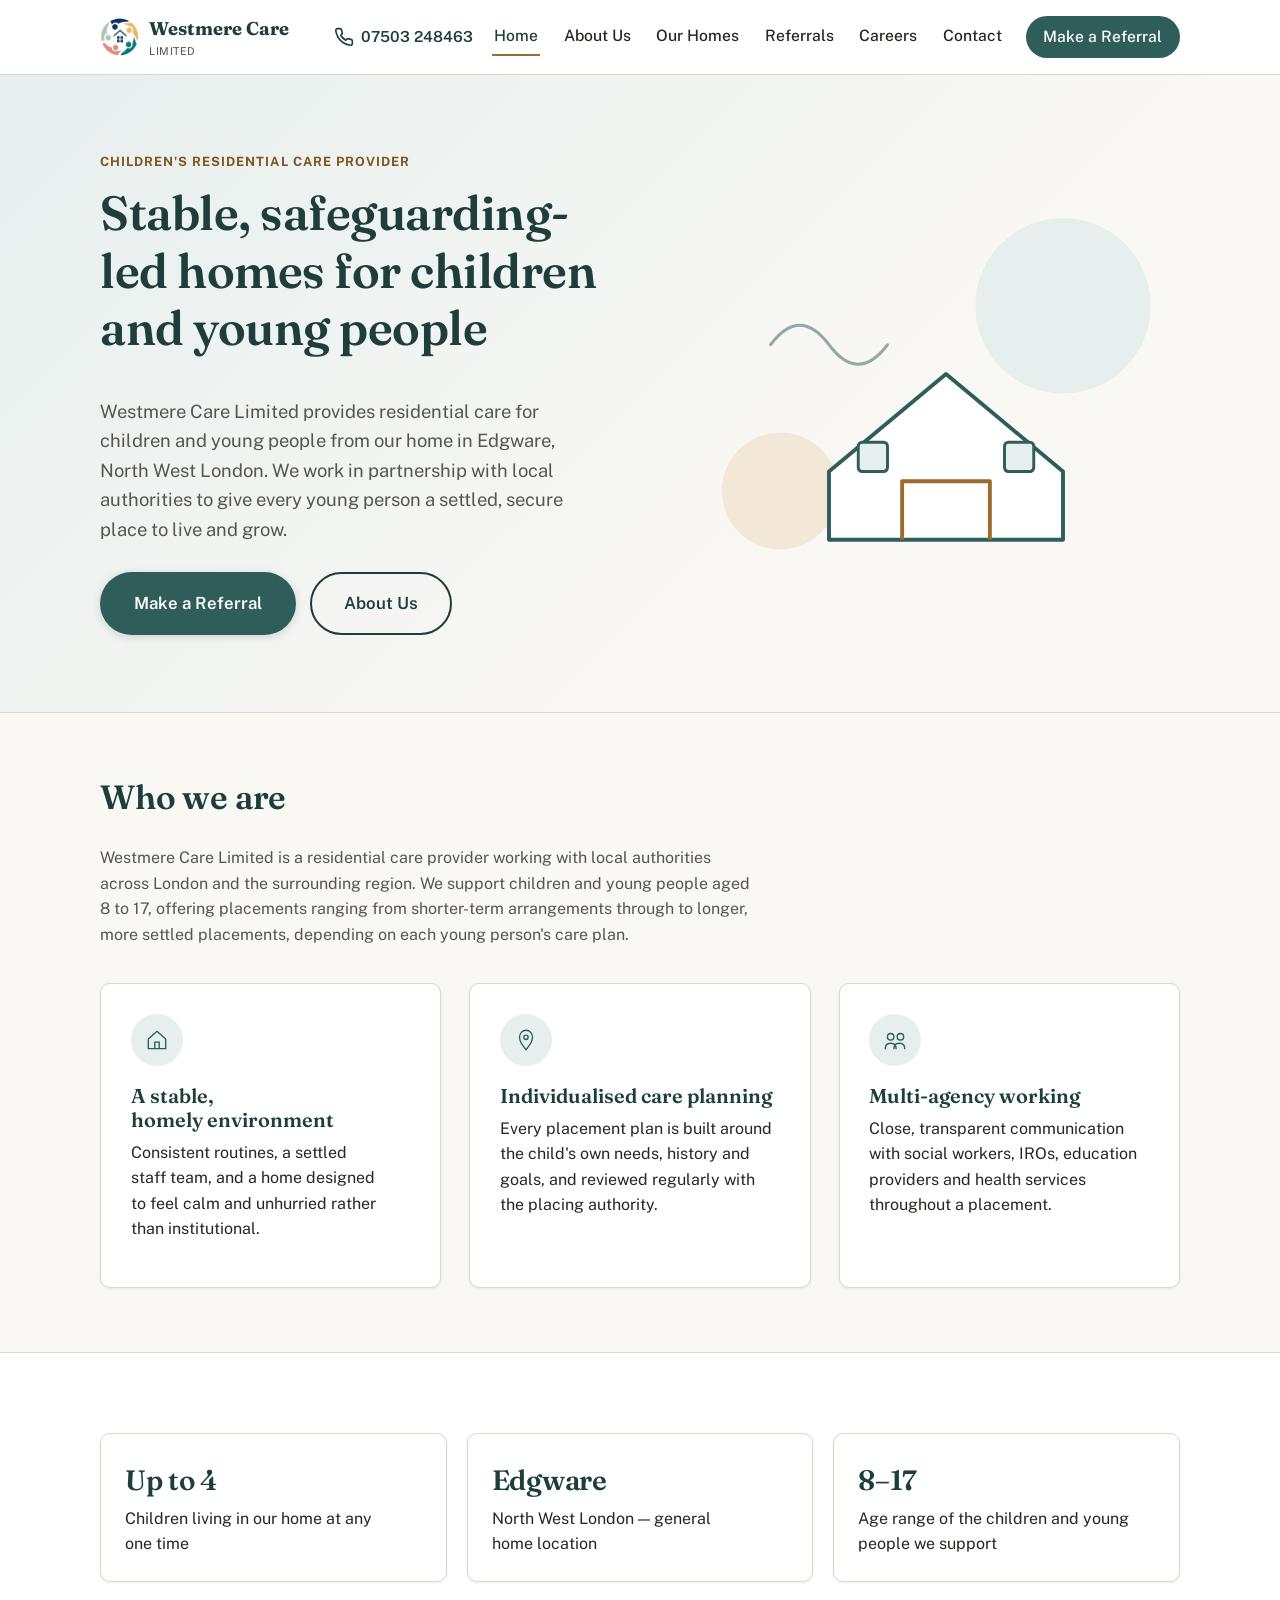
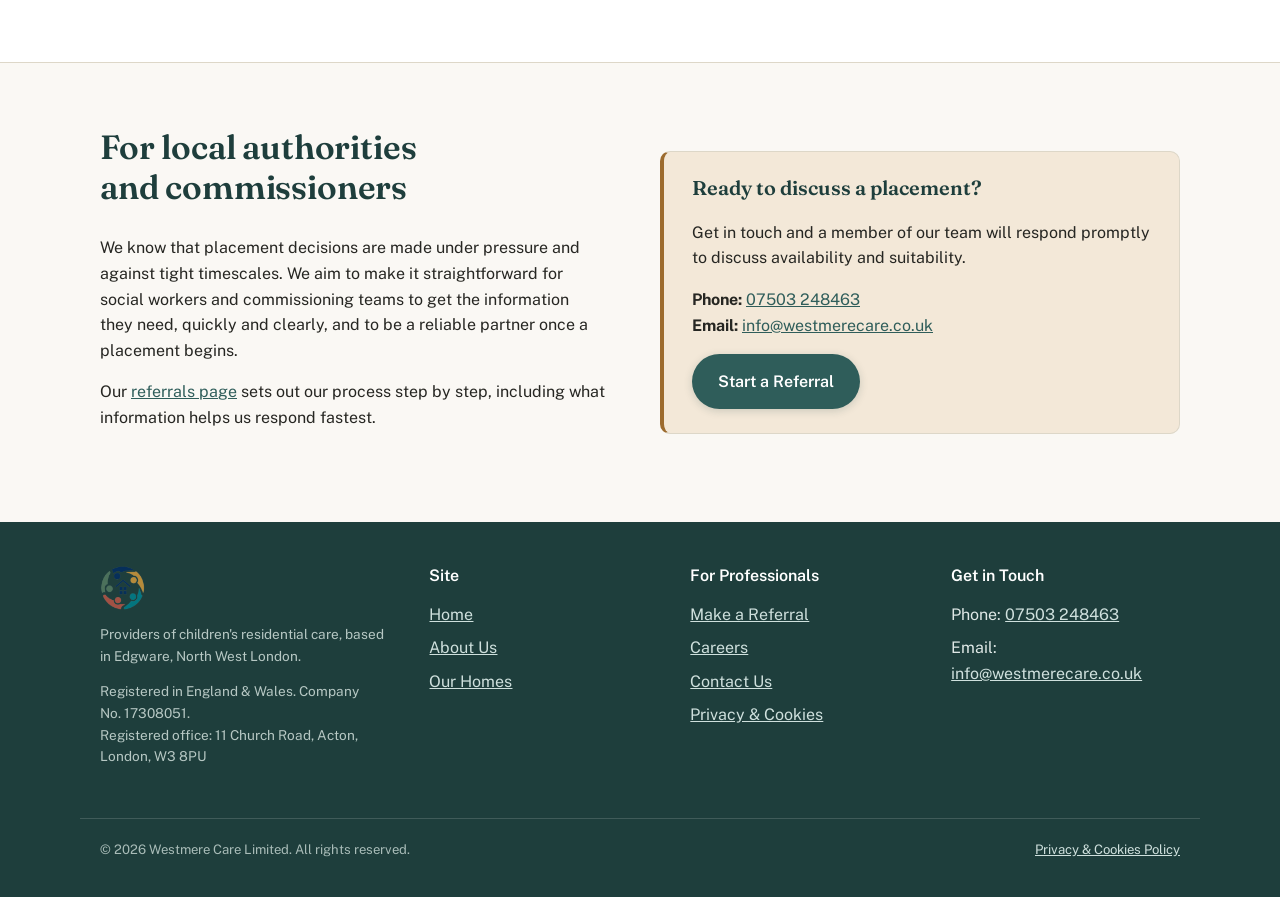
<file: index.html>
<!DOCTYPE html>
<html lang="en-GB">
<head>
  <meta charset="UTF-8">
  <meta name="viewport" content="width=device-width, initial-scale=1">
  <title>Westmere Care Limited | Children's Residential Care</title>
  <meta name="description" content="Westmere Care Limited provides safe, stable residential care for children and young people from our home in Edgware, North West London. Information for local authority social workers and commissioning teams.">
  <link rel="canonical" href="https://westmerecare.co.uk/">
  <link rel="icon" type="image/png" sizes="32x32" href="assets/favicon-32.png">
  <link rel="icon" type="image/png" sizes="16x16" href="assets/favicon-16.png">
  <link rel="apple-touch-icon" href="assets/apple-touch-icon.png">
  <link rel="preload" href="assets/fonts/fraunces-latin-opsz.woff2" as="font" type="font/woff2" crossorigin>
  <link rel="preload" href="assets/fonts/public-sans-latin-wght.woff2" as="font" type="font/woff2" crossorigin>
  <meta name="theme-color" content="#2F5D5A">
  <meta property="og:type" content="website">
  <meta property="og:title" content="Westmere Care Limited | Children's Residential Care">
  <meta property="og:description" content="Safe, stable residential care for children and young people, based in Edgware, North West London. For local authority referrals and enquiries.">
  <meta property="og:url" content="https://westmerecare.co.uk/">
  <meta property="og:image" content="https://westmerecare.co.uk/assets/og-image.jpg">
  <meta property="og:site_name" content="Westmere Care Limited">
  <meta name="twitter:card" content="summary_large_image">
  <link rel="stylesheet" href="css/style.css">
  <script type="application/ld+json">
{
  "@context": "https://schema.org",
  "@type": "Organization",
  "name": "Westmere Care Limited",
  "url": "https://westmerecare.co.uk/",
  "logo": "https://westmerecare.co.uk/assets/logo.png",
  "telephone": "+447503248463",
  "email": "info@westmerecare.co.uk",
  "address": {
    "@type": "PostalAddress",
    "streetAddress": "11 Church Road",
    "addressLocality": "Acton, London",
    "postalCode": "W3 8PU",
    "addressCountry": "GB"
  },
  "description": "Westmere Care Limited provides residential care for children and young people aged 8 to 17, from a home in Edgware, North West London, working in partnership with local authorities."
}
</script>
</head>
<body>
  <a class="skip-link" href="#main">Skip to main content</a>

  <header class="site-header">
    <div class="container header-inner">
      <a class="brand" href="index.html">
        <img class="brand-mark" src="assets/logo.png" alt="" width="320" height="305">
        <span>Westmere Care<span class="brand-text-org">Limited</span></span>
      </a>
      <div class="header-actions">
        <a class="header-phone" href="tel:07503248463" aria-label="Call us on 07503 248463">
          <svg class="header-phone-icon" viewBox="0 0 24 24" fill="none" aria-hidden="true"><path d="M22 16.92v3a2 2 0 0 1-2.18 2 19.79 19.79 0 0 1-8.63-3.07 19.5 19.5 0 0 1-6-6 19.79 19.79 0 0 1-3.07-8.67A2 2 0 0 1 4.11 2h3a2 2 0 0 1 2 1.72c.127.96.361 1.903.7 2.81a2 2 0 0 1-.45 2.11L8.09 9.91a16 16 0 0 0 6 6l1.27-1.27a2 2 0 0 1 2.11-.45c.907.339 1.85.573 2.81.7A2 2 0 0 1 22 16.92z" stroke="currentColor" stroke-width="2" stroke-linecap="round" stroke-linejoin="round"/></svg>
          <span class="header-phone-text">07503&nbsp;248463</span>
        </a>
        <button class="nav-toggle" data-nav-toggle type="button" aria-expanded="false" aria-controls="primary-nav">
        <svg class="nav-toggle-icon" viewBox="0 0 24 24" fill="none" aria-hidden="true"><path d="M4 6h16M4 12h16M4 18h16" stroke="currentColor" stroke-width="2" stroke-linecap="round"/></svg>
        Menu
      </button>
      <nav class="primary-nav" id="primary-nav" aria-label="Primary">
        <a href="index.html" aria-current="page">Home</a>
        <a href="about.html">About Us</a>
        <a href="our-homes.html">Our Homes</a>
        <a href="referrals.html">Referrals</a>
        <a href="careers.html">Careers</a>
        <a href="contact.html">Contact</a>
        <a class="nav-cta" href="referrals.html">Make a Referral</a>
      </nav>
      </div>
    </div>
  </header>

  <main id="main">

    <section class="hero">
      <div class="container hero-grid">
        <div>
          <p class="hero-eyebrow">Children's Residential Care Provider</p>
          <h1>Stable, safeguarding-led homes for children and young people</h1>
          <p class="hero-lede">Westmere Care Limited provides residential care for children and young people from our home in Edgware, North West London. We work in partnership with local authorities to give every young person a settled, secure place to live and grow.</p>
          <div class="hero-actions">
            <a class="btn btn-primary btn-lg" href="referrals.html">Make a Referral</a>
            <a class="btn btn-outline btn-lg" href="about.html">About Us</a>
          </div>
        </div>
        <div aria-hidden="true">
          <svg class="hero-art" viewBox="0 0 480 360" fill="none" role="img" aria-hidden="true">
            <circle cx="360" cy="90" r="90" fill="#E6EFEE"/>
            <circle cx="70" cy="280" r="60" fill="#F3E8D8"/>
            <path d="M120 260 240 160 360 260V330H120V260Z" fill="#FFFFFF" stroke="#2F5D5A" stroke-width="4" stroke-linejoin="round"/>
            <path d="M195 330V270H285V330" fill="none" stroke="#9C6B2E" stroke-width="4" stroke-linejoin="round"/>
            <rect x="150" y="230" width="30" height="30" rx="4" fill="#E6EFEE" stroke="#2F5D5A" stroke-width="3"/>
            <rect x="300" y="230" width="30" height="30" rx="4" fill="#E6EFEE" stroke="#2F5D5A" stroke-width="3"/>
            <path d="M60 130q30-40 60 0t60 0" stroke="#2F5D5A" stroke-width="3" fill="none" stroke-linecap="round" opacity="0.5"/>
          </svg>
        </div>
      </div>
    </section>

    <section class="section">
      <div class="container">
        <div class="section-header">
          <h2>Who we are</h2>
          <p>Westmere Care Limited is a residential care provider working with local authorities across London and the surrounding region. We support children and young people aged 8 to 17, offering placements ranging from shorter-term arrangements through to longer, more settled placements, depending on each young person's care plan.</p>
        </div>
        <div class="grid grid-3">
          <div class="card">
            <span class="icon-circle" aria-hidden="true"><svg class="card-icon" viewBox="0 0 48 48" fill="none"><path d="M8 22 24 8l16 14v18H8V22Z" stroke="currentColor" stroke-width="2.5" stroke-linejoin="round"/><path d="M20 40V28h8v12" stroke="currentColor" stroke-width="2.5"/></svg></span>
            <h3>A stable, homely environment</h3>
            <p>Consistent routines, a settled staff team, and a home designed to feel calm and unhurried rather than institutional.</p>
          </div>
          <div class="card">
            <span class="icon-circle" aria-hidden="true"><svg class="card-icon" viewBox="0 0 48 48" fill="none"><path d="M24 6c-7 0-12 6-12 13 0 9 12 23 12 23s12-14 12-23c0-7-5-13-12-13Z" stroke="currentColor" stroke-width="2.5" stroke-linejoin="round"/><circle cx="24" cy="19" r="4" stroke="currentColor" stroke-width="2.5"/></svg></span>
            <h3>Individualised care planning</h3>
            <p>Every placement plan is built around the child's own needs, history and goals, and reviewed regularly with the placing authority.</p>
          </div>
          <div class="card">
            <span class="icon-circle" aria-hidden="true"><svg class="card-icon" viewBox="0 0 48 48" fill="none"><circle cx="16" cy="18" r="6" stroke="currentColor" stroke-width="2.5"/><circle cx="34" cy="18" r="6" stroke="currentColor" stroke-width="2.5"/><path d="M6 40c0-6 4-10 10-10s10 4 10 10M22 40c0-6 4-10 10-10s10 4 10 10" stroke="currentColor" stroke-width="2.5" stroke-linecap="round"/></svg></span>
            <h3>Multi-agency working</h3>
            <p>Close, transparent communication with social workers, IROs, education providers and health services throughout a placement.</p>
          </div>
        </div>
      </div>
    </section>

    <section class="section section-alt" aria-label="Key facts about Westmere Care Limited">
      <div class="container">
        <ul class="stat-list">
          <li>
            <span class="stat-num">Up to 4</span>
            Children living in our home at any one time
          </li>
          <li>
            <span class="stat-num">Edgware</span>
            North West London — general home location
          </li>
          <li>
            <span class="stat-num">8–17</span>
            Age range of the children and young people we support
          </li>
        </ul>
      </div>
    </section>

    <section class="section">
      <div class="container two-col">
        <div>
          <h2>For local authorities and commissioners</h2>
          <p>We know that placement decisions are made under pressure and against tight timescales. We aim to make it straightforward for social workers and commissioning teams to get the information they need, quickly and clearly, and to be a reliable partner once a placement begins.</p>
          <p>Our <a href="referrals.html">referrals page</a> sets out our process step by step, including what information helps us respond fastest.</p>
        </div>
        <div class="callout callout-accent">
          <h3 class="mt-0">Ready to discuss a placement?</h3>
          <p>Get in touch and a member of our team will respond promptly to discuss availability and suitability.</p>
          <p class="mt-0">
            <strong>Phone:</strong> <a href="tel:07503248463">07503&nbsp;248463</a><br>
            <strong>Email:</strong> <a href="mailto:info@westmerecare.co.uk">info@westmerecare.co.uk</a>
          </p>
          <a class="btn btn-primary" href="referrals.html">Start a Referral</a>
        </div>
      </div>
    </section>

  </main>

  <footer class="site-footer">
    <div class="container footer-grid">
      <div>
        <h2><img class="footer-logo" src="assets/logo.png" alt="Westmere Care Limited" width="320" height="305"></h2>
        <p class="footer-legal-org">Providers of children's residential care, based in Edgware, North West London.</p>
        <p class="footer-legal-org">
          Registered in England &amp; Wales. Company No. 17308051.<br>
          Registered office: 11 Church Road, Acton, London, W3 8PU
        </p>
      </div>
      <div>
        <h3>Site</h3>
        <ul class="footer-nav-list">
          <li><a href="index.html">Home</a></li>
          <li><a href="about.html">About Us</a></li>
          <li><a href="our-homes.html">Our Homes</a></li>
        </ul>
      </div>
      <div>
        <h3>For Professionals</h3>
        <ul class="footer-nav-list">
          <li><a href="referrals.html">Make a Referral</a></li>
          <li><a href="careers.html">Careers</a></li>
          <li><a href="contact.html">Contact Us</a></li>
          <li><a href="privacy.html">Privacy &amp; Cookies</a></li>
        </ul>
      </div>
      <div>
        <h3>Get in Touch</h3>
        <ul class="footer-nav-list">
          <li>Phone: <a href="tel:07503248463">07503&nbsp;248463</a></li>
          <li>Email: <a href="mailto:info@westmerecare.co.uk">info@westmerecare.co.uk</a></li>
        </ul>
      </div>
    </div>
    <div class="container footer-bottom">
      <p>&copy; <span id="year"></span> Westmere Care Limited. All rights reserved.</p>
      <p><a href="privacy.html">Privacy &amp; Cookies Policy</a></p>
    </div>
  </footer>

  <script src="js/main.js"></script>
</body>
</html>
</file>
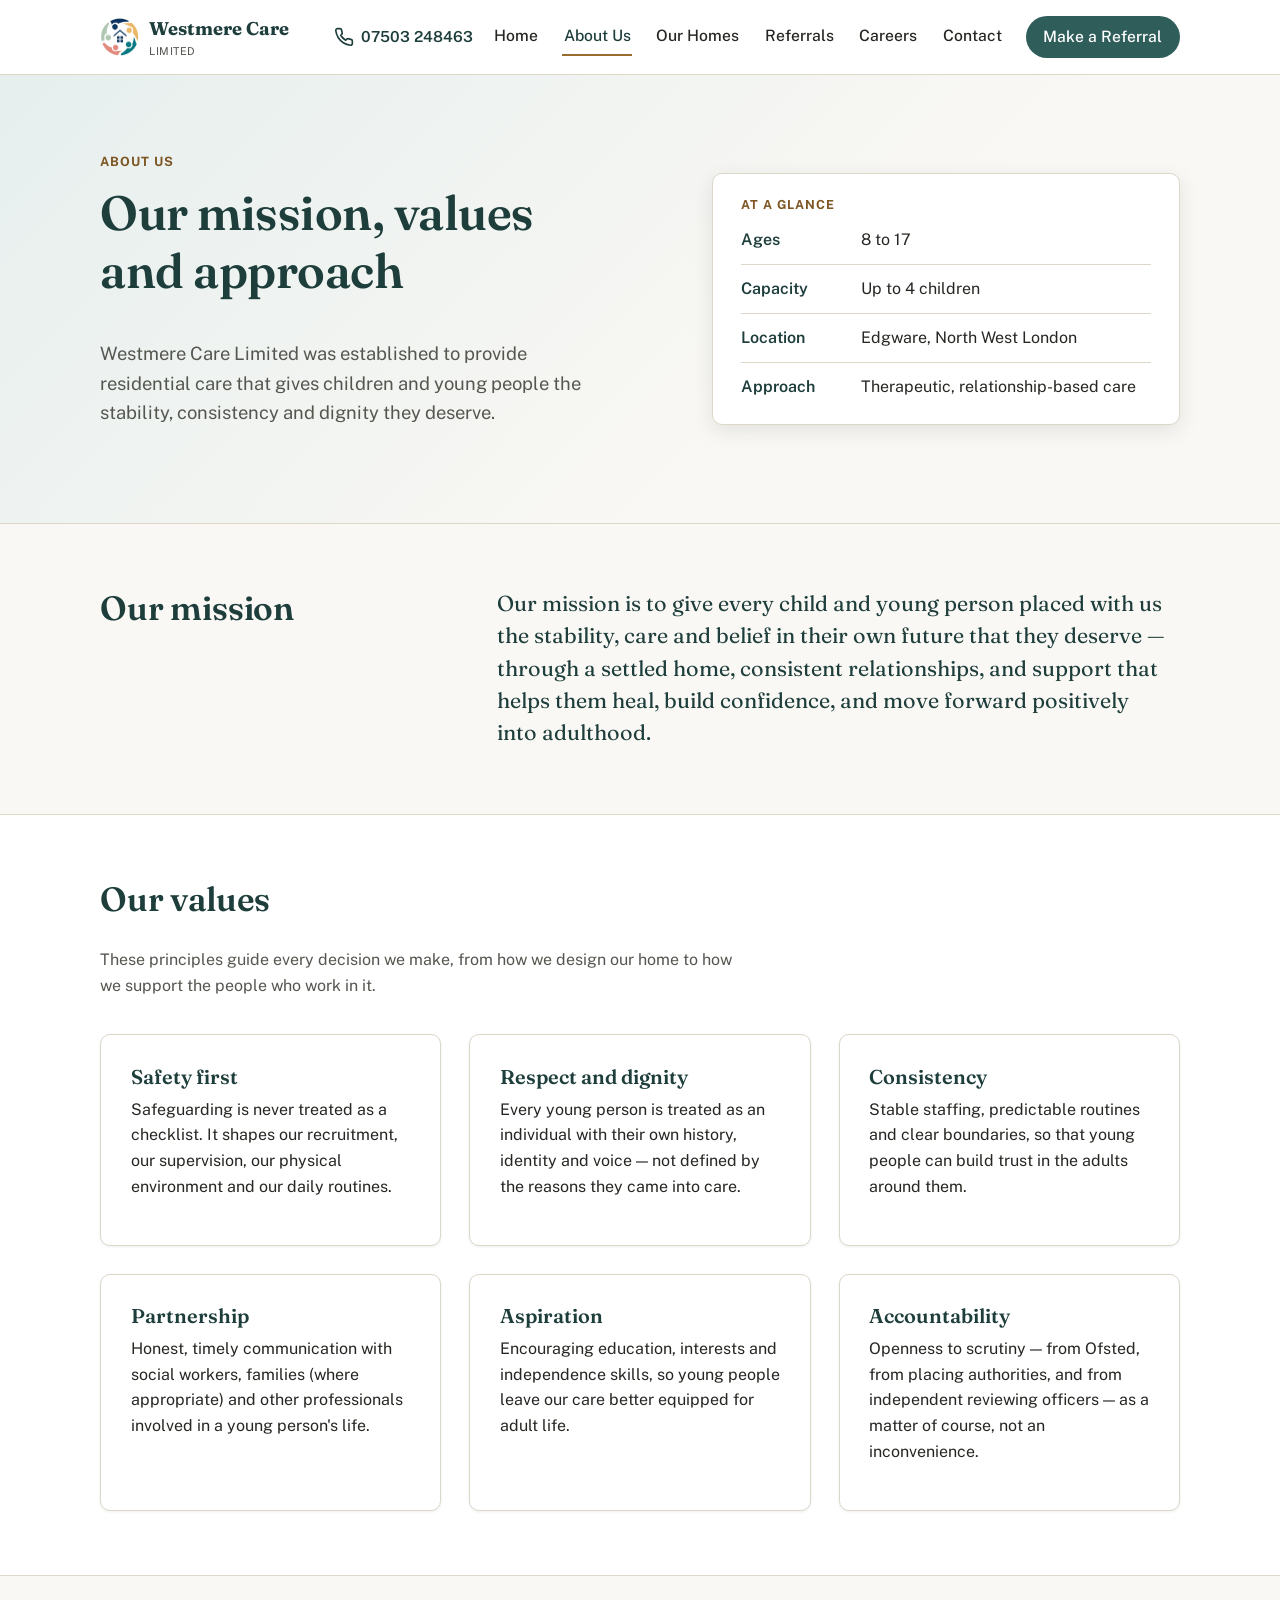
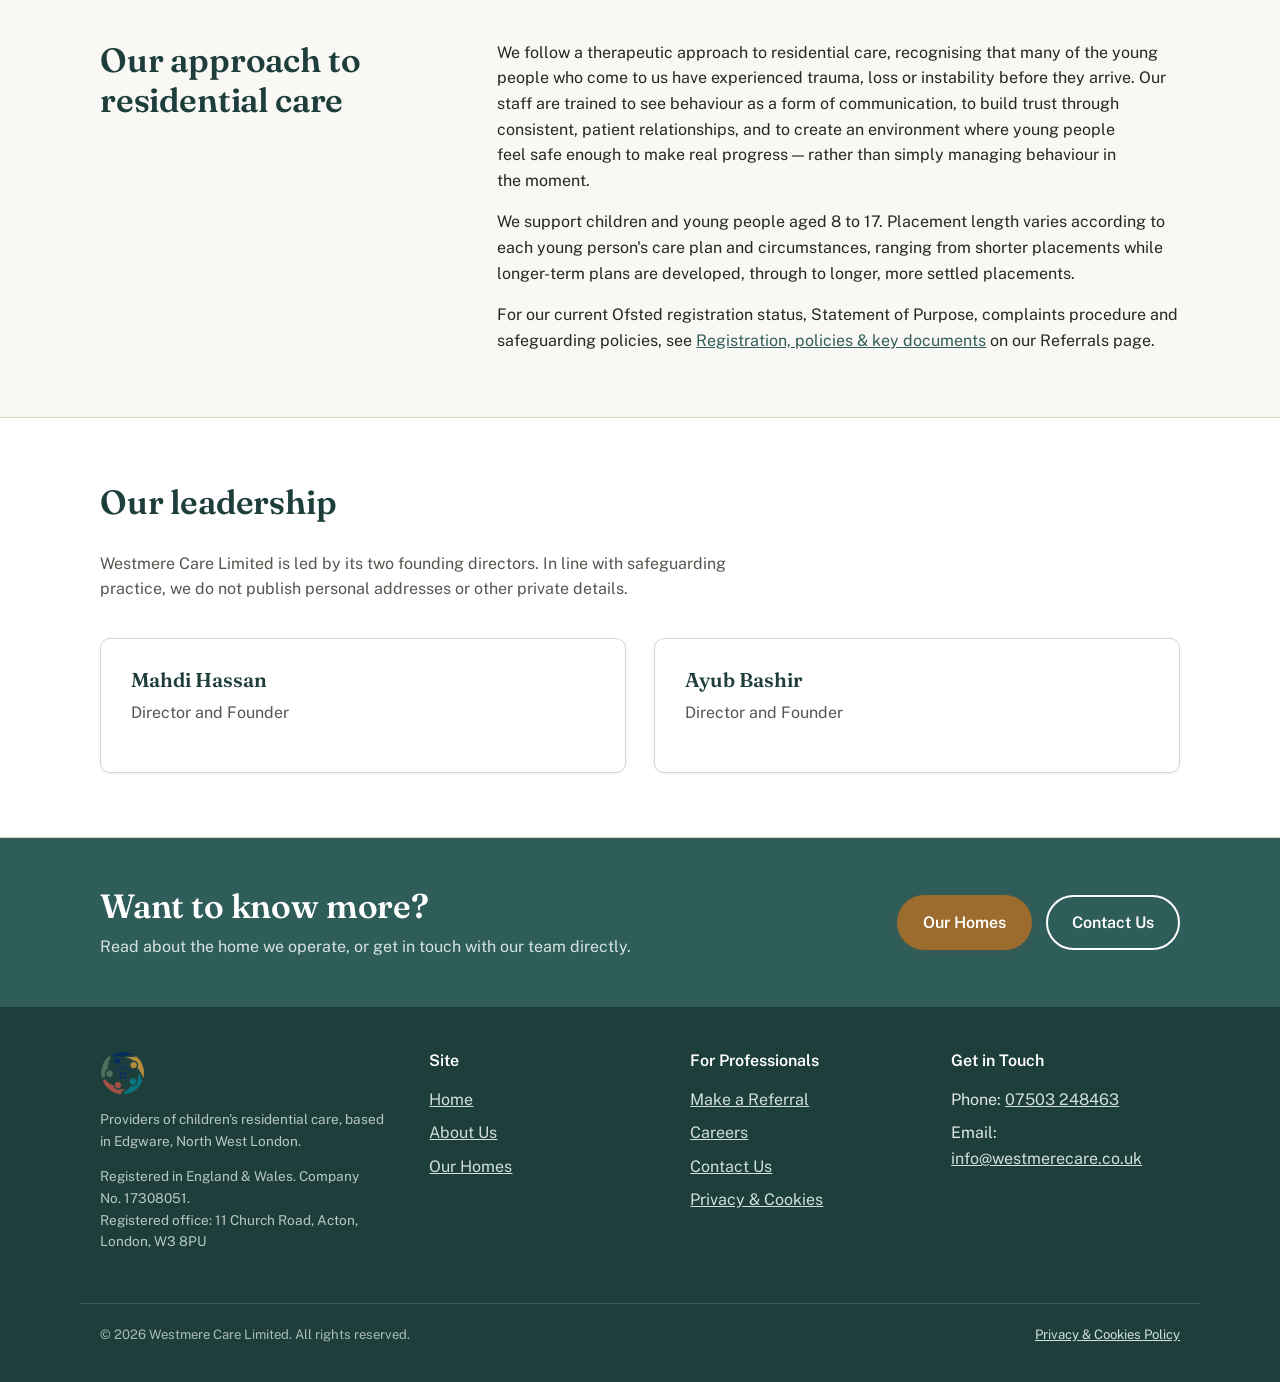
<file: about.html>
<!DOCTYPE html>
<html lang="en-GB">
<head>
  <meta charset="UTF-8">
  <meta name="viewport" content="width=device-width, initial-scale=1">
  <title>About Us | Westmere Care Limited</title>
  <meta name="description" content="Our mission, values and therapeutic approach to children's residential care at Westmere Care Limited, and the directors who lead it.">
  <link rel="canonical" href="https://westmerecare.co.uk/about">
  <link rel="icon" type="image/png" sizes="32x32" href="assets/favicon-32.png">
  <link rel="icon" type="image/png" sizes="16x16" href="assets/favicon-16.png">
  <link rel="apple-touch-icon" href="assets/apple-touch-icon.png">
  <link rel="preload" href="assets/fonts/fraunces-latin-opsz.woff2" as="font" type="font/woff2" crossorigin>
  <link rel="preload" href="assets/fonts/public-sans-latin-wght.woff2" as="font" type="font/woff2" crossorigin>
  <meta name="theme-color" content="#2F5D5A">
  <meta property="og:type" content="website">
  <meta property="og:url" content="https://westmerecare.co.uk/about">
  <meta property="og:title" content="About Us | Westmere Care Limited">
  <meta property="og:description" content="Our mission, values and therapeutic approach to children's residential care at Westmere Care Limited, and the directors who lead it.">
  <meta property="og:image" content="https://westmerecare.co.uk/assets/og-image.jpg">
  <meta property="og:site_name" content="Westmere Care Limited">
  <meta name="twitter:card" content="summary_large_image">
  <link rel="stylesheet" href="css/style.css">
</head>
<body>
  <a class="skip-link" href="#main">Skip to main content</a>

  <header class="site-header">
    <div class="container header-inner">
      <a class="brand" href="index.html">
        <img class="brand-mark" src="assets/logo.png" alt="" width="320" height="305">
        <span>Westmere Care<span class="brand-text-org">Limited</span></span>
      </a>
      <div class="header-actions">
        <a class="header-phone" href="tel:07503248463" aria-label="Call us on 07503 248463">
          <svg class="header-phone-icon" viewBox="0 0 24 24" fill="none" aria-hidden="true"><path d="M22 16.92v3a2 2 0 0 1-2.18 2 19.79 19.79 0 0 1-8.63-3.07 19.5 19.5 0 0 1-6-6 19.79 19.79 0 0 1-3.07-8.67A2 2 0 0 1 4.11 2h3a2 2 0 0 1 2 1.72c.127.96.361 1.903.7 2.81a2 2 0 0 1-.45 2.11L8.09 9.91a16 16 0 0 0 6 6l1.27-1.27a2 2 0 0 1 2.11-.45c.907.339 1.85.573 2.81.7A2 2 0 0 1 22 16.92z" stroke="currentColor" stroke-width="2" stroke-linecap="round" stroke-linejoin="round"/></svg>
          <span class="header-phone-text">07503&nbsp;248463</span>
        </a>
        <button class="nav-toggle" data-nav-toggle type="button" aria-expanded="false" aria-controls="primary-nav">
        <svg class="nav-toggle-icon" viewBox="0 0 24 24" fill="none" aria-hidden="true"><path d="M4 6h16M4 12h16M4 18h16" stroke="currentColor" stroke-width="2" stroke-linecap="round"/></svg>
        Menu
      </button>
      <nav class="primary-nav" id="primary-nav" aria-label="Primary">
        <a href="index.html">Home</a>
        <a href="about.html" aria-current="page">About Us</a>
        <a href="our-homes.html">Our Homes</a>
        <a href="referrals.html">Referrals</a>
        <a href="careers.html">Careers</a>
        <a href="contact.html">Contact</a>
        <a class="nav-cta" href="referrals.html">Make a Referral</a>
      </nav>
      </div>
    </div>
  </header>

  <main id="main">

    <section class="hero">
      <div class="container hero-grid">
        <div>
          <p class="hero-eyebrow">About Us</p>
          <h1>Our mission, values and approach</h1>
          <p class="hero-lede">Westmere Care Limited was established to provide residential care that gives children and young people the stability, consistency and dignity they deserve.</p>
        </div>
        <div class="hero-aside">
          <h2>At a glance</h2>
          <dl class="fact-list">
            <div><dt>Ages</dt><dd>8 to 17</dd></div>
            <div><dt>Capacity</dt><dd>Up to 4 children</dd></div>
            <div><dt>Location</dt><dd>Edgware, North West London</dd></div>
            <div><dt>Approach</dt><dd>Therapeutic, relationship-based care</dd></div>
          </dl>
        </div>
      </div>
    </section>

    <section class="section">
      <div class="container split">
        <h2>Our mission</h2>
        <div class="split-body">
          <p class="lead">Our mission is to give every child and young person placed with us the stability, care and belief in their own future that they deserve — through a settled home, consistent relationships, and support that helps them heal, build confidence, and move forward positively into adulthood.</p>
        </div>
      </div>
    </section>

    <section class="section section-alt">
      <div class="container">
        <div class="section-header">
          <h2>Our values</h2>
          <p>These principles guide every decision we make, from how we design our home to how we support the people who work in it.</p>
        </div>
        <div class="grid grid-3">
          <div class="card">
            <h3>Safety first</h3>
            <p>Safeguarding is never treated as a checklist. It shapes our recruitment, our supervision, our physical environment and our daily routines.</p>
          </div>
          <div class="card">
            <h3>Respect and dignity</h3>
            <p>Every young person is treated as an individual with their own history, identity and voice — not defined by the reasons they came into care.</p>
          </div>
          <div class="card">
            <h3>Consistency</h3>
            <p>Stable staffing, predictable routines and clear boundaries, so that young people can build trust in the adults around them.</p>
          </div>
          <div class="card">
            <h3>Partnership</h3>
            <p>Honest, timely communication with social workers, families (where appropriate) and other professionals involved in a young person's life.</p>
          </div>
          <div class="card">
            <h3>Aspiration</h3>
            <p>Encouraging education, interests and independence skills, so young people leave our care better equipped for adult life.</p>
          </div>
          <div class="card">
            <h3>Accountability</h3>
            <p>Openness to scrutiny — from Ofsted, from placing authorities, and from independent reviewing officers — as a matter of course, not an inconvenience.</p>
          </div>
        </div>
      </div>
    </section>

    <section class="section">
      <div class="container split">
        <h2>Our approach to residential care</h2>
        <div class="split-body">
          <p>We follow a therapeutic approach to residential care, recognising that many of the young people who come to us have experienced trauma, loss or instability before they arrive. Our staff are trained to see behaviour as a form of communication, to build trust through consistent, patient relationships, and to create an environment where young people feel safe enough to make real progress — rather than simply managing behaviour in the moment.</p>
          <p>We support children and young people aged 8 to 17. Placement length varies according to each young person's care plan and circumstances, ranging from shorter placements while longer-term plans are developed, through to longer, more settled placements.</p>
          <p>For our current Ofsted registration status, Statement of Purpose, complaints procedure and safeguarding policies, see <a href="referrals.html#registration-and-policies">Registration, policies &amp; key documents</a> on our Referrals page.</p>
        </div>
      </div>
    </section>

    <section class="section section-alt">
      <div class="container">
        <div class="section-header">
          <h2>Our leadership</h2>
          <p>Westmere Care Limited is led by its two founding directors. In line with safeguarding practice, we do not publish personal addresses or other private details.</p>
        </div>
        <div class="grid grid-2">
          <div class="card">
            <h3>Mahdi Hassan</h3>
            <p class="text-muted">Director and Founder</p>
          </div>
          <div class="card">
            <h3>Ayub Bashir</h3>
            <p class="text-muted">Director and Founder</p>
          </div>
        </div>
      </div>
    </section>

    <section class="cta-band">
      <div class="container">
        <h2>Want to know more?</h2>
        <p>Read about the home we operate, or get in touch with our team directly.</p>
        <div class="hero-actions">
          <a class="btn btn-accent" href="our-homes.html">Our Homes</a>
          <a class="btn btn-outline" href="contact.html">Contact Us</a>
        </div>
      </div>
    </section>

  </main>

  <footer class="site-footer">
    <div class="container footer-grid">
      <div>
        <h2><img class="footer-logo" src="assets/logo.png" alt="Westmere Care Limited" width="320" height="305"></h2>
        <p class="footer-legal-org">Providers of children's residential care, based in Edgware, North West London.</p>
        <p class="footer-legal-org">
          Registered in England &amp; Wales. Company No. 17308051.<br>
          Registered office: 11 Church Road, Acton, London, W3 8PU
        </p>
      </div>
      <div>
        <h3>Site</h3>
        <ul class="footer-nav-list">
          <li><a href="index.html">Home</a></li>
          <li><a href="about.html">About Us</a></li>
          <li><a href="our-homes.html">Our Homes</a></li>
        </ul>
      </div>
      <div>
        <h3>For Professionals</h3>
        <ul class="footer-nav-list">
          <li><a href="referrals.html">Make a Referral</a></li>
          <li><a href="careers.html">Careers</a></li>
          <li><a href="contact.html">Contact Us</a></li>
          <li><a href="privacy.html">Privacy &amp; Cookies</a></li>
        </ul>
      </div>
      <div>
        <h3>Get in Touch</h3>
        <ul class="footer-nav-list">
          <li>Phone: <a href="tel:07503248463">07503&nbsp;248463</a></li>
          <li>Email: <a href="mailto:info@westmerecare.co.uk">info@westmerecare.co.uk</a></li>
        </ul>
      </div>
    </div>
    <div class="container footer-bottom">
      <p>&copy; <span id="year"></span> Westmere Care Limited. All rights reserved.</p>
      <p><a href="privacy.html">Privacy &amp; Cookies Policy</a></p>
    </div>
  </footer>

  <script src="js/main.js"></script>
</body>
</html>
</file>
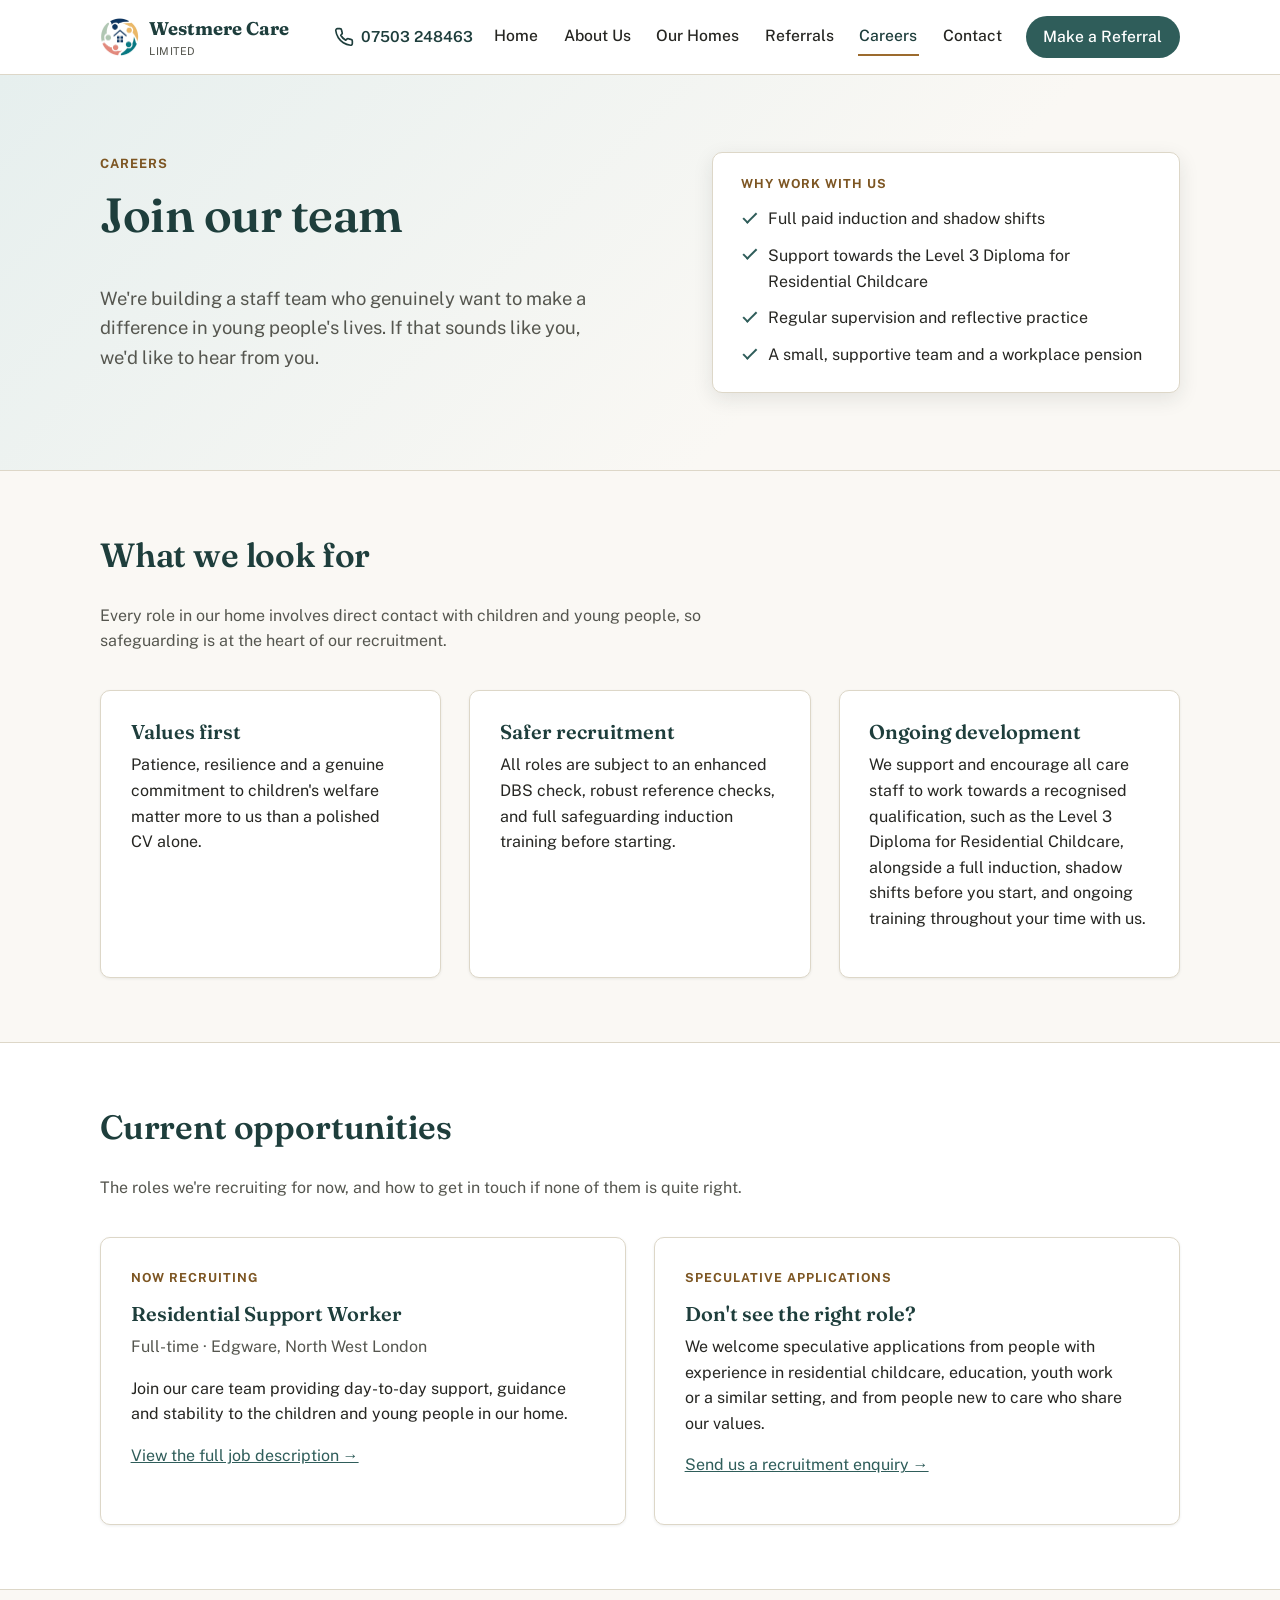
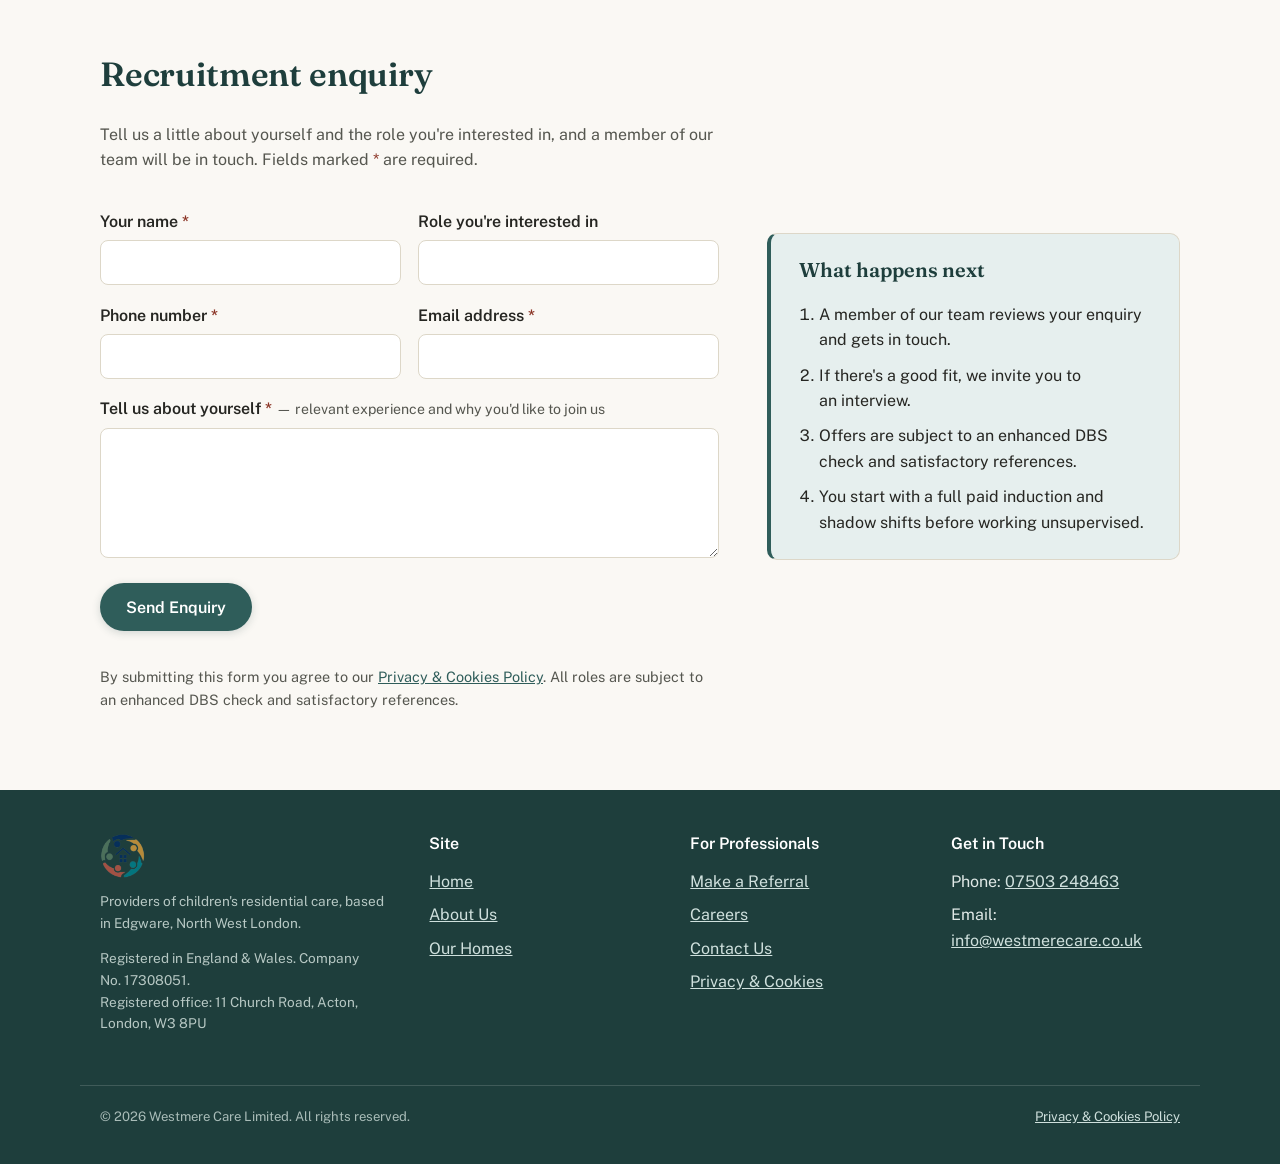
<file: careers.html>
<!DOCTYPE html>
<html lang="en-GB">
<head>
  <meta charset="UTF-8">
  <meta name="viewport" content="width=device-width, initial-scale=1">
  <title>Careers | Westmere Care Limited</title>
  <meta name="description" content="Careers at Westmere Care Limited. Find out what we look for in our staff team and send us a recruitment enquiry.">
  <link rel="canonical" href="https://westmerecare.co.uk/careers">
  <link rel="icon" type="image/png" sizes="32x32" href="assets/favicon-32.png">
  <link rel="icon" type="image/png" sizes="16x16" href="assets/favicon-16.png">
  <link rel="apple-touch-icon" href="assets/apple-touch-icon.png">
  <link rel="preload" href="assets/fonts/fraunces-latin-opsz.woff2" as="font" type="font/woff2" crossorigin>
  <link rel="preload" href="assets/fonts/public-sans-latin-wght.woff2" as="font" type="font/woff2" crossorigin>
  <meta name="theme-color" content="#2F5D5A">
  <meta property="og:type" content="website">
  <meta property="og:url" content="https://westmerecare.co.uk/careers">
  <meta property="og:title" content="Careers | Westmere Care Limited">
  <meta property="og:description" content="Careers at Westmere Care Limited. Find out what we look for in our staff team and send us a recruitment enquiry.">
  <meta property="og:image" content="https://westmerecare.co.uk/assets/og-image.jpg">
  <meta property="og:site_name" content="Westmere Care Limited">
  <meta name="twitter:card" content="summary_large_image">
  <link rel="stylesheet" href="css/style.css">
</head>
<body>
  <a class="skip-link" href="#main">Skip to main content</a>

  <header class="site-header">
    <div class="container header-inner">
      <a class="brand" href="index.html">
        <img class="brand-mark" src="assets/logo.png" alt="" width="320" height="305">
        <span>Westmere Care<span class="brand-text-org">Limited</span></span>
      </a>
      <div class="header-actions">
        <a class="header-phone" href="tel:07503248463" aria-label="Call us on 07503 248463">
          <svg class="header-phone-icon" viewBox="0 0 24 24" fill="none" aria-hidden="true"><path d="M22 16.92v3a2 2 0 0 1-2.18 2 19.79 19.79 0 0 1-8.63-3.07 19.5 19.5 0 0 1-6-6 19.79 19.79 0 0 1-3.07-8.67A2 2 0 0 1 4.11 2h3a2 2 0 0 1 2 1.72c.127.96.361 1.903.7 2.81a2 2 0 0 1-.45 2.11L8.09 9.91a16 16 0 0 0 6 6l1.27-1.27a2 2 0 0 1 2.11-.45c.907.339 1.85.573 2.81.7A2 2 0 0 1 22 16.92z" stroke="currentColor" stroke-width="2" stroke-linecap="round" stroke-linejoin="round"/></svg>
          <span class="header-phone-text">07503&nbsp;248463</span>
        </a>
        <button class="nav-toggle" data-nav-toggle type="button" aria-expanded="false" aria-controls="primary-nav">
        <svg class="nav-toggle-icon" viewBox="0 0 24 24" fill="none" aria-hidden="true"><path d="M4 6h16M4 12h16M4 18h16" stroke="currentColor" stroke-width="2" stroke-linecap="round"/></svg>
        Menu
      </button>
      <nav class="primary-nav" id="primary-nav" aria-label="Primary">
        <a href="index.html">Home</a>
        <a href="about.html">About Us</a>
        <a href="our-homes.html">Our Homes</a>
        <a href="referrals.html">Referrals</a>
        <a href="careers.html" aria-current="page">Careers</a>
        <a href="contact.html">Contact</a>
        <a class="nav-cta" href="referrals.html">Make a Referral</a>
      </nav>
      </div>
    </div>
  </header>

  <main id="main">

    <section class="hero">
      <div class="container hero-grid">
        <div>
          <p class="hero-eyebrow">Careers</p>
          <h1>Join our team</h1>
          <p class="hero-lede">We're building a staff team who genuinely want to make a difference in young people's lives. If that sounds like you, we'd like to hear from you.</p>
        </div>
        <div class="hero-aside">
          <h2>Why work with us</h2>
          <ul class="check-list">
            <li>Full paid induction and shadow shifts</li>
            <li>Support towards the Level 3 Diploma for Residential Childcare</li>
            <li>Regular supervision and reflective practice</li>
            <li>A small, supportive team and a workplace pension</li>
          </ul>
        </div>
      </div>
    </section>

    <section class="section">
      <div class="container">
        <div class="section-header">
          <h2>What we look for</h2>
          <p>Every role in our home involves direct contact with children and young people, so safeguarding is at the heart of our recruitment.</p>
        </div>
        <div class="grid grid-3">
          <div class="card">
            <h3>Values first</h3>
            <p>Patience, resilience and a genuine commitment to children's welfare matter more to us than a polished CV alone.</p>
          </div>
          <div class="card">
            <h3>Safer recruitment</h3>
            <p>All roles are subject to an enhanced DBS check, robust reference checks, and full safeguarding induction training before starting.</p>
          </div>
          <div class="card">
            <h3>Ongoing development</h3>
            <p>We support and encourage all care staff to work towards a recognised qualification, such as the Level 3 Diploma for Residential Childcare, alongside a full induction, shadow shifts before you start, and ongoing training throughout your time with us.</p>
          </div>
        </div>
      </div>
    </section>

    <section class="section section-alt">
      <div class="container">
        <div class="section-header">
          <h2>Current opportunities</h2>
          <p>The roles we're recruiting for now, and how to get in touch if none of them is quite right.</p>
        </div>
        <div class="grid grid-2">
          <div class="card">
            <p class="card-tag">Now recruiting</p>
            <h3>Residential Support Worker</h3>
            <p class="text-muted">Full-time · Edgware, North West London</p>
            <p>Join our care team providing day-to-day support, guidance and stability to the children and young people in our home.</p>
            <p><a href="residential-support-worker.html">View the full job description &rarr;</a></p>
          </div>
          <div class="card">
            <p class="card-tag">Speculative applications</p>
            <h3>Don't see the right role?</h3>
            <p>We welcome speculative applications from people with experience in residential childcare, education, youth work or a similar setting, and from people new to care who share our values.</p>
            <p><a href="#enquiry-form">Send us a recruitment enquiry &rarr;</a></p>
          </div>
        </div>
      </div>
    </section>

    <section class="section" id="enquiry-form">
      <div class="container">
        <div class="section-header">
          <h2>Recruitment enquiry</h2>
          <p>Tell us a little about yourself and the role you're interested in, and a member of our team will be in touch. Fields marked <span class="required-mark">*</span> are required.</p>
        </div>

        <div class="form-layout">
          <div class="form-main">
            <form class="form-grid" action="https://formspree.io/f/xnpqkabg" method="POST" data-ajax-form novalidate>
              <input type="hidden" name="_subject" value="New recruitment enquiry — Westmere Care website">
              <div class="hp-field" aria-hidden="true">
                <label for="careers-company">Leave this field blank</label>
                <input type="text" id="careers-company" name="_gotcha" tabindex="-1" autocomplete="off">
              </div>

              <div class="form-row-2">
                <div>
                  <label for="cv-name">Your name <span class="required-mark">*</span></label>
                  <input type="text" id="cv-name" name="name" autocomplete="name" required>
                </div>
                <div>
                  <label for="cv-role">Role you're interested in</label>
                  <input type="text" id="cv-role" name="role" autocomplete="off">
                </div>
              </div>

              <div class="form-row-2">
                <div>
                  <label for="cv-phone">Phone number <span class="required-mark">*</span></label>
                  <input type="tel" id="cv-phone" name="phone" autocomplete="tel" required>
                </div>
                <div>
                  <label for="cv-email">Email address <span class="required-mark">*</span></label>
                  <input type="email" id="cv-email" name="email" autocomplete="email" required>
                </div>
              </div>

              <div>
                <label for="cv-message">Tell us about yourself <span class="required-mark">*</span> <span class="hint">— relevant experience and why you'd like to join us</span></label>
                <textarea id="cv-message" name="message" required></textarea>
              </div>

              <div>
                <button type="submit" class="btn btn-primary" data-label="Send Enquiry">Send Enquiry</button>
              </div>

              <p class="form-note">By submitting this form you agree to our <a href="privacy.html">Privacy &amp; Cookies Policy</a>. All roles are subject to an enhanced DBS check and satisfactory references.</p>
            </form>
          </div>
          <div class="callout form-aside">
            <h3 class="mt-0">What happens next</h3>
            <ol class="mini-steps">
              <li>A member of our team reviews your enquiry and gets in touch.</li>
              <li>If there's a good fit, we invite you to an interview.</li>
              <li>Offers are subject to an enhanced DBS check and satisfactory references.</li>
              <li>You start with a full paid induction and shadow shifts before working unsupervised.</li>
            </ol>
          </div>
        </div>
      </div>
    </section>

  </main>

  <footer class="site-footer">
    <div class="container footer-grid">
      <div>
        <h2><img class="footer-logo" src="assets/logo.png" alt="Westmere Care Limited" width="320" height="305"></h2>
        <p class="footer-legal-org">Providers of children's residential care, based in Edgware, North West London.</p>
        <p class="footer-legal-org">
          Registered in England &amp; Wales. Company No. 17308051.<br>
          Registered office: 11 Church Road, Acton, London, W3 8PU
        </p>
      </div>
      <div>
        <h3>Site</h3>
        <ul class="footer-nav-list">
          <li><a href="index.html">Home</a></li>
          <li><a href="about.html">About Us</a></li>
          <li><a href="our-homes.html">Our Homes</a></li>
        </ul>
      </div>
      <div>
        <h3>For Professionals</h3>
        <ul class="footer-nav-list">
          <li><a href="referrals.html">Make a Referral</a></li>
          <li><a href="careers.html">Careers</a></li>
          <li><a href="contact.html">Contact Us</a></li>
          <li><a href="privacy.html">Privacy &amp; Cookies</a></li>
        </ul>
      </div>
      <div>
        <h3>Get in Touch</h3>
        <ul class="footer-nav-list">
          <li>Phone: <a href="tel:07503248463">07503&nbsp;248463</a></li>
          <li>Email: <a href="mailto:info@westmerecare.co.uk">info@westmerecare.co.uk</a></li>
        </ul>
      </div>
    </div>
    <div class="container footer-bottom">
      <p>&copy; <span id="year"></span> Westmere Care Limited. All rights reserved.</p>
      <p><a href="privacy.html">Privacy &amp; Cookies Policy</a></p>
    </div>
  </footer>

  <script src="js/main.js"></script>
</body>
</html>
</file>
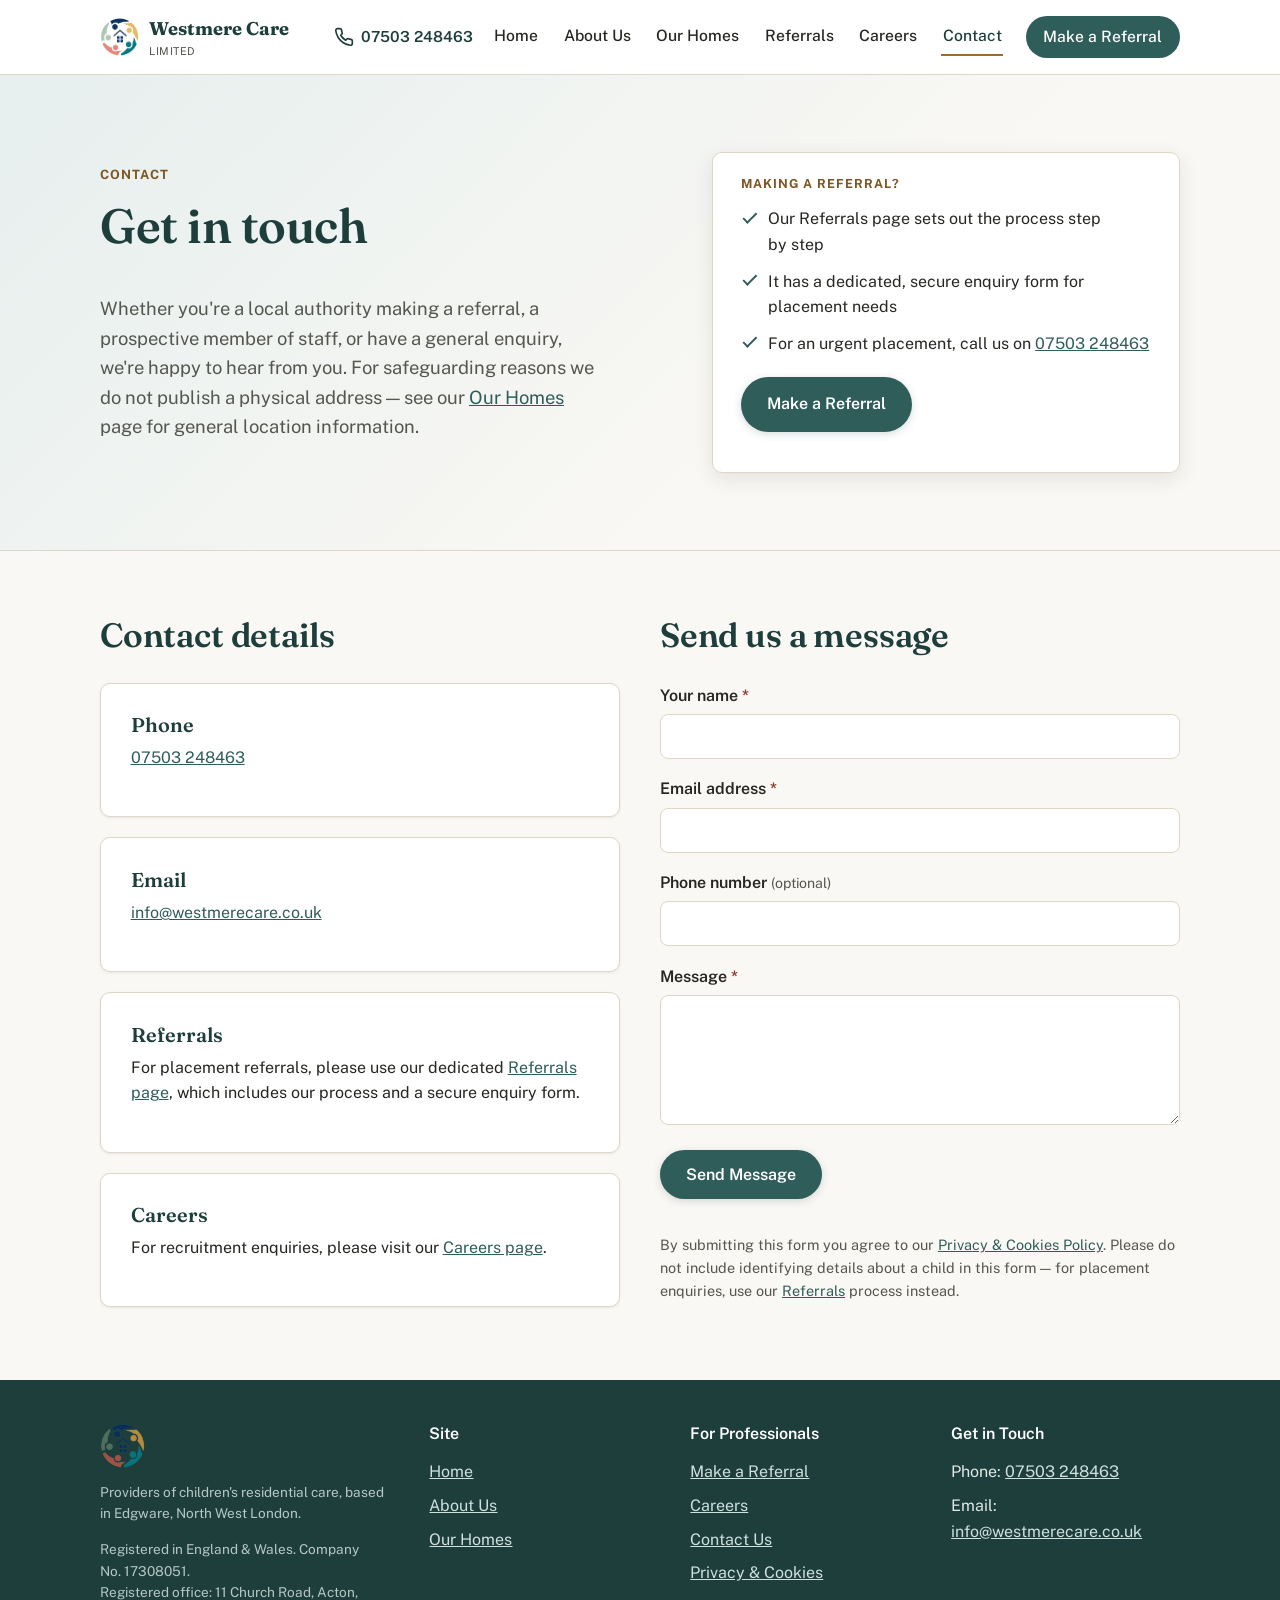
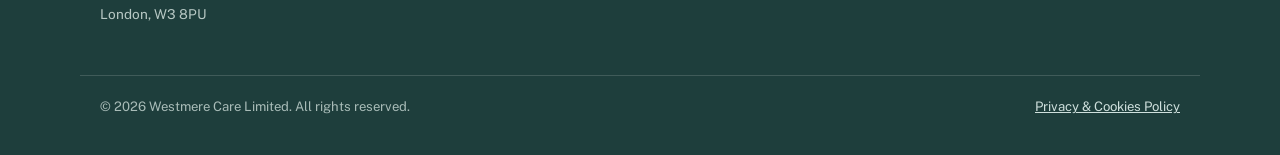
<file: contact.html>
<!DOCTYPE html>
<html lang="en-GB">
<head>
  <meta charset="UTF-8">
  <meta name="viewport" content="width=device-width, initial-scale=1">
  <title>Contact Us | Westmere Care Limited</title>
  <meta name="description" content="Contact Westmere Care Limited by phone, email or our contact form. We do not publish a physical address for safeguarding reasons.">
  <link rel="canonical" href="https://westmerecare.co.uk/contact">
  <link rel="icon" type="image/png" sizes="32x32" href="assets/favicon-32.png">
  <link rel="icon" type="image/png" sizes="16x16" href="assets/favicon-16.png">
  <link rel="apple-touch-icon" href="assets/apple-touch-icon.png">
  <link rel="preload" href="assets/fonts/fraunces-latin-opsz.woff2" as="font" type="font/woff2" crossorigin>
  <link rel="preload" href="assets/fonts/public-sans-latin-wght.woff2" as="font" type="font/woff2" crossorigin>
  <meta name="theme-color" content="#2F5D5A">
  <meta property="og:type" content="website">
  <meta property="og:url" content="https://westmerecare.co.uk/contact">
  <meta property="og:title" content="Contact Us | Westmere Care Limited">
  <meta property="og:description" content="Contact Westmere Care Limited by phone, email or our contact form. We do not publish a physical address for safeguarding reasons.">
  <meta property="og:image" content="https://westmerecare.co.uk/assets/og-image.jpg">
  <meta property="og:site_name" content="Westmere Care Limited">
  <meta name="twitter:card" content="summary_large_image">
  <link rel="stylesheet" href="css/style.css">
</head>
<body>
  <a class="skip-link" href="#main">Skip to main content</a>

  <header class="site-header">
    <div class="container header-inner">
      <a class="brand" href="index.html">
        <img class="brand-mark" src="assets/logo.png" alt="" width="320" height="305">
        <span>Westmere Care<span class="brand-text-org">Limited</span></span>
      </a>
      <div class="header-actions">
        <a class="header-phone" href="tel:07503248463" aria-label="Call us on 07503 248463">
          <svg class="header-phone-icon" viewBox="0 0 24 24" fill="none" aria-hidden="true"><path d="M22 16.92v3a2 2 0 0 1-2.18 2 19.79 19.79 0 0 1-8.63-3.07 19.5 19.5 0 0 1-6-6 19.79 19.79 0 0 1-3.07-8.67A2 2 0 0 1 4.11 2h3a2 2 0 0 1 2 1.72c.127.96.361 1.903.7 2.81a2 2 0 0 1-.45 2.11L8.09 9.91a16 16 0 0 0 6 6l1.27-1.27a2 2 0 0 1 2.11-.45c.907.339 1.85.573 2.81.7A2 2 0 0 1 22 16.92z" stroke="currentColor" stroke-width="2" stroke-linecap="round" stroke-linejoin="round"/></svg>
          <span class="header-phone-text">07503&nbsp;248463</span>
        </a>
        <button class="nav-toggle" data-nav-toggle type="button" aria-expanded="false" aria-controls="primary-nav">
        <svg class="nav-toggle-icon" viewBox="0 0 24 24" fill="none" aria-hidden="true"><path d="M4 6h16M4 12h16M4 18h16" stroke="currentColor" stroke-width="2" stroke-linecap="round"/></svg>
        Menu
      </button>
      <nav class="primary-nav" id="primary-nav" aria-label="Primary">
        <a href="index.html">Home</a>
        <a href="about.html">About Us</a>
        <a href="our-homes.html">Our Homes</a>
        <a href="referrals.html">Referrals</a>
        <a href="careers.html">Careers</a>
        <a href="contact.html" aria-current="page">Contact</a>
        <a class="nav-cta" href="referrals.html">Make a Referral</a>
      </nav>
      </div>
    </div>
  </header>

  <main id="main">

    <section class="hero">
      <div class="container hero-grid">
        <div>
          <p class="hero-eyebrow">Contact</p>
          <h1>Get in touch</h1>
          <p class="hero-lede">Whether you're a local authority making a referral, a prospective member of staff, or have a general enquiry, we're happy to hear from you. For safeguarding reasons we do not publish a physical address — see our <a href="our-homes.html">Our Homes</a> page for general location information.</p>
        </div>
        <div class="hero-aside">
          <h2>Making a referral?</h2>
          <ul class="check-list">
            <li>Our Referrals page sets out the process step by step</li>
            <li>It has a dedicated, secure enquiry form for placement needs</li>
            <li>For an urgent placement, call us on <a href="tel:07503248463">07503&nbsp;248463</a></li>
          </ul>
          <p class="mt-0"><a class="btn btn-primary" href="referrals.html">Make a Referral</a></p>
        </div>
      </div>
    </section>

    <section class="section">
      <div class="container two-col">
        <div>
          <h2>Contact details</h2>
          <div class="grid contact-details-grid">
            <div class="card">
              <h3>Phone</h3>
              <p><a href="tel:07503248463">07503&nbsp;248463</a></p>
            </div>
            <div class="card">
              <h3>Email</h3>
              <p><a href="mailto:info@westmerecare.co.uk">info@westmerecare.co.uk</a></p>
            </div>
            <div class="card">
              <h3>Referrals</h3>
              <p>For placement referrals, please use our dedicated <a href="referrals.html">Referrals page</a>, which includes our process and a secure enquiry form.</p>
            </div>
            <div class="card">
              <h3>Careers</h3>
              <p>For recruitment enquiries, please visit our <a href="careers.html">Careers page</a>.</p>
            </div>
          </div>
        </div>

        <div>
          <h2>Send us a message</h2>
          <form class="form-grid" action="https://formspree.io/f/xnpqkabg" method="POST" data-ajax-form novalidate>
            <input type="hidden" name="_subject" value="New contact form enquiry — Westmere Care website">
            <div class="hp-field" aria-hidden="true">
              <label for="contact-company">Leave this field blank</label>
              <input type="text" id="contact-company" name="_gotcha" tabindex="-1" autocomplete="off">
            </div>

            <div>
              <label for="c-name">Your name <span class="required-mark">*</span></label>
              <input type="text" id="c-name" name="name" autocomplete="name" required>
            </div>

            <div>
              <label for="c-email">Email address <span class="required-mark">*</span></label>
              <input type="email" id="c-email" name="email" autocomplete="email" required>
            </div>

            <div>
              <label for="c-phone">Phone number <span class="hint">(optional)</span></label>
              <input type="tel" id="c-phone" name="phone" autocomplete="tel">
            </div>

            <div>
              <label for="c-message">Message <span class="required-mark">*</span></label>
              <textarea id="c-message" name="message" required></textarea>
            </div>

            <div>
              <button type="submit" class="btn btn-primary" data-label="Send Message">Send Message</button>
            </div>

            <p class="form-note">By submitting this form you agree to our <a href="privacy.html">Privacy &amp; Cookies Policy</a>. Please do not include identifying details about a child in this form — for placement enquiries, use our <a href="referrals.html">Referrals</a> process instead.</p>
          </form>
        </div>
      </div>
    </section>

  </main>

  <footer class="site-footer">
    <div class="container footer-grid">
      <div>
        <h2><img class="footer-logo" src="assets/logo.png" alt="Westmere Care Limited" width="320" height="305"></h2>
        <p class="footer-legal-org">Providers of children's residential care, based in Edgware, North West London.</p>
        <p class="footer-legal-org">
          Registered in England &amp; Wales. Company No. 17308051.<br>
          Registered office: 11 Church Road, Acton, London, W3 8PU
        </p>
      </div>
      <div>
        <h3>Site</h3>
        <ul class="footer-nav-list">
          <li><a href="index.html">Home</a></li>
          <li><a href="about.html">About Us</a></li>
          <li><a href="our-homes.html">Our Homes</a></li>
        </ul>
      </div>
      <div>
        <h3>For Professionals</h3>
        <ul class="footer-nav-list">
          <li><a href="referrals.html">Make a Referral</a></li>
          <li><a href="careers.html">Careers</a></li>
          <li><a href="contact.html">Contact Us</a></li>
          <li><a href="privacy.html">Privacy &amp; Cookies</a></li>
        </ul>
      </div>
      <div>
        <h3>Get in Touch</h3>
        <ul class="footer-nav-list">
          <li>Phone: <a href="tel:07503248463">07503&nbsp;248463</a></li>
          <li>Email: <a href="mailto:info@westmerecare.co.uk">info@westmerecare.co.uk</a></li>
        </ul>
      </div>
    </div>
    <div class="container footer-bottom">
      <p>&copy; <span id="year"></span> Westmere Care Limited. All rights reserved.</p>
      <p><a href="privacy.html">Privacy &amp; Cookies Policy</a></p>
    </div>
  </footer>

  <script src="js/main.js"></script>
</body>
</html>
</file>
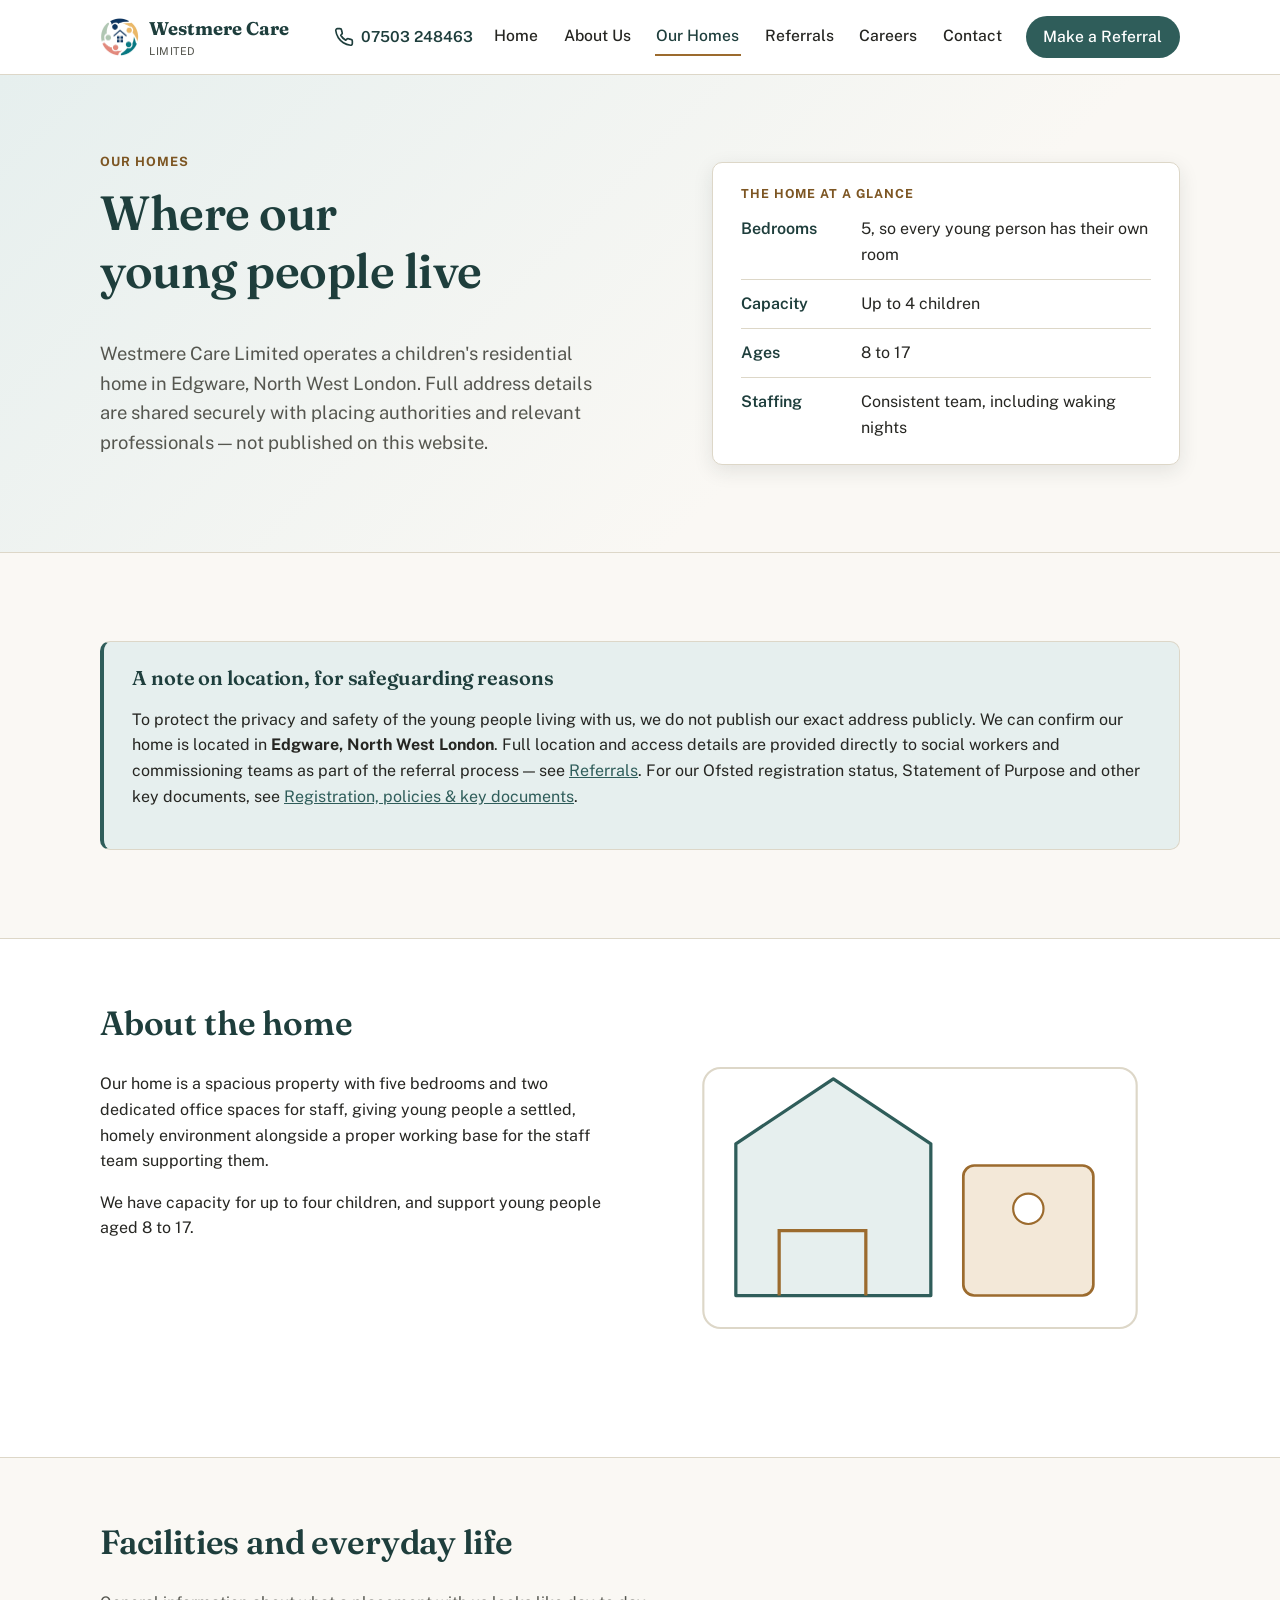
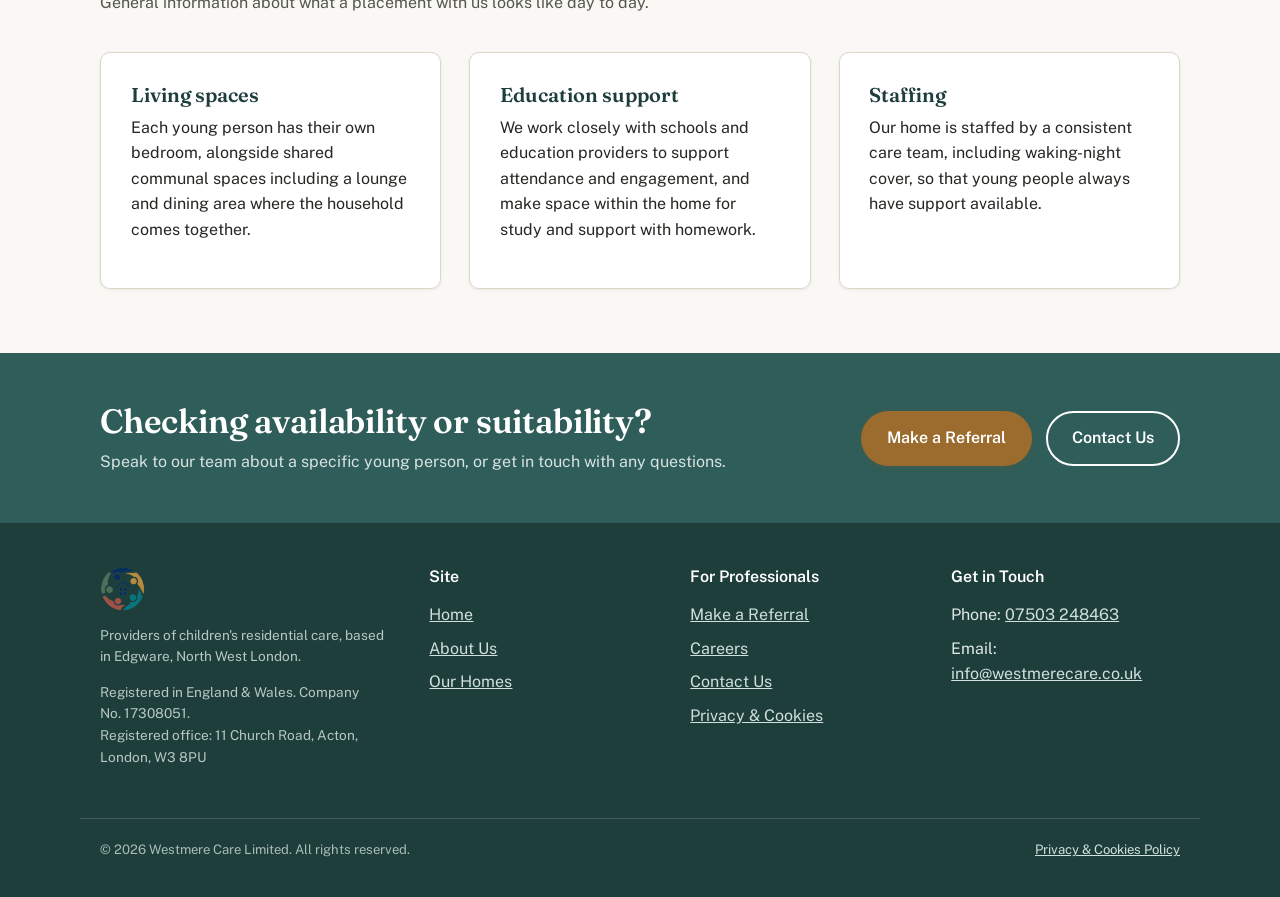
<file: our-homes.html>
<!DOCTYPE html>
<html lang="en-GB">
<head>
  <meta charset="UTF-8">
  <meta name="viewport" content="width=device-width, initial-scale=1">
  <title>Our Homes | Westmere Care Limited</title>
  <meta name="description" content="An overview of the residential home operated by Westmere Care Limited in Edgware, North West London. For safeguarding reasons, the exact address is not published publicly.">
  <link rel="canonical" href="https://westmerecare.co.uk/our-homes">
  <link rel="icon" type="image/png" sizes="32x32" href="assets/favicon-32.png">
  <link rel="icon" type="image/png" sizes="16x16" href="assets/favicon-16.png">
  <link rel="apple-touch-icon" href="assets/apple-touch-icon.png">
  <link rel="preload" href="assets/fonts/fraunces-latin-opsz.woff2" as="font" type="font/woff2" crossorigin>
  <link rel="preload" href="assets/fonts/public-sans-latin-wght.woff2" as="font" type="font/woff2" crossorigin>
  <meta name="theme-color" content="#2F5D5A">
  <meta property="og:type" content="website">
  <meta property="og:url" content="https://westmerecare.co.uk/our-homes">
  <meta property="og:title" content="Our Homes | Westmere Care Limited">
  <meta property="og:description" content="An overview of the residential home operated by Westmere Care Limited in Edgware, North West London. For safeguarding reasons, the exact address is not published publicly.">
  <meta property="og:image" content="https://westmerecare.co.uk/assets/og-image.jpg">
  <meta property="og:site_name" content="Westmere Care Limited">
  <meta name="twitter:card" content="summary_large_image">
  <link rel="stylesheet" href="css/style.css">
</head>
<body>
  <a class="skip-link" href="#main">Skip to main content</a>

  <header class="site-header">
    <div class="container header-inner">
      <a class="brand" href="index.html">
        <img class="brand-mark" src="assets/logo.png" alt="" width="320" height="305">
        <span>Westmere Care<span class="brand-text-org">Limited</span></span>
      </a>
      <div class="header-actions">
        <a class="header-phone" href="tel:07503248463" aria-label="Call us on 07503 248463">
          <svg class="header-phone-icon" viewBox="0 0 24 24" fill="none" aria-hidden="true"><path d="M22 16.92v3a2 2 0 0 1-2.18 2 19.79 19.79 0 0 1-8.63-3.07 19.5 19.5 0 0 1-6-6 19.79 19.79 0 0 1-3.07-8.67A2 2 0 0 1 4.11 2h3a2 2 0 0 1 2 1.72c.127.96.361 1.903.7 2.81a2 2 0 0 1-.45 2.11L8.09 9.91a16 16 0 0 0 6 6l1.27-1.27a2 2 0 0 1 2.11-.45c.907.339 1.85.573 2.81.7A2 2 0 0 1 22 16.92z" stroke="currentColor" stroke-width="2" stroke-linecap="round" stroke-linejoin="round"/></svg>
          <span class="header-phone-text">07503&nbsp;248463</span>
        </a>
        <button class="nav-toggle" data-nav-toggle type="button" aria-expanded="false" aria-controls="primary-nav">
        <svg class="nav-toggle-icon" viewBox="0 0 24 24" fill="none" aria-hidden="true"><path d="M4 6h16M4 12h16M4 18h16" stroke="currentColor" stroke-width="2" stroke-linecap="round"/></svg>
        Menu
      </button>
      <nav class="primary-nav" id="primary-nav" aria-label="Primary">
        <a href="index.html">Home</a>
        <a href="about.html">About Us</a>
        <a href="our-homes.html" aria-current="page">Our Homes</a>
        <a href="referrals.html">Referrals</a>
        <a href="careers.html">Careers</a>
        <a href="contact.html">Contact</a>
        <a class="nav-cta" href="referrals.html">Make a Referral</a>
      </nav>
      </div>
    </div>
  </header>

  <main id="main">

    <section class="hero">
      <div class="container hero-grid">
        <div>
          <p class="hero-eyebrow">Our Homes</p>
          <h1>Where our young people live</h1>
          <p class="hero-lede">Westmere Care Limited operates a children's residential home in Edgware, North West London. Full address details are shared securely with placing authorities and relevant professionals — not published on this website.</p>
        </div>
        <div class="hero-aside">
          <h2>The home at a glance</h2>
          <dl class="fact-list">
            <div><dt>Bedrooms</dt><dd>5, so every young person has their own room</dd></div>
            <div><dt>Capacity</dt><dd>Up to 4 children</dd></div>
            <div><dt>Ages</dt><dd>8 to 17</dd></div>
            <div><dt>Staffing</dt><dd>Consistent team, including waking nights</dd></div>
          </dl>
        </div>
      </div>
    </section>

    <section class="section">
      <div class="container">
        <div class="callout">
          <h2 class="mt-0">A note on location, for safeguarding reasons</h2>
          <p class="mt-0">To protect the privacy and safety of the young people living with us, we do not publish our exact address publicly. We can confirm our home is located in <strong>Edgware, North West London</strong>. Full location and access details are provided directly to social workers and commissioning teams as part of the referral process — see <a href="referrals.html">Referrals</a>. For our Ofsted registration status, Statement of Purpose and other key documents, see <a href="referrals.html#registration-and-policies">Registration, policies &amp; key documents</a>.</p>
        </div>
      </div>
    </section>

    <section class="section section-alt">
      <div class="container two-col">
        <div>
          <h2>About the home</h2>
          <p>Our home is a spacious property with five bedrooms and two dedicated office spaces for staff, giving young people a settled, homely environment alongside a proper working base for the staff team supporting them.</p>
          <p>We have capacity for up to four children, and support young people aged 8 to 17.</p>
        </div>
        <div aria-hidden="true">
          <svg class="hero-art" viewBox="0 0 480 360" fill="none" role="img" aria-hidden="true">
            <rect x="40" y="60" width="400" height="240" rx="16" fill="#FFFFFF" stroke="#DDD7C8" stroke-width="2"/>
            <path d="M70 130 160 70 250 130V270H70V130Z" fill="#E6EFEE" stroke="#2F5D5A" stroke-width="3" stroke-linejoin="round"/>
            <path d="M110 270V210H190V270" fill="none" stroke="#9C6B2E" stroke-width="3"/>
            <rect x="280" y="150" width="120" height="120" rx="10" fill="#F3E8D8" stroke="#9C6B2E" stroke-width="2.5"/>
            <circle cx="340" cy="190" r="14" fill="#FFFFFF" stroke="#9C6B2E" stroke-width="2"/>
          </svg>
        </div>
      </div>
    </section>

    <section class="section">
      <div class="container">
        <div class="section-header">
          <h2>Facilities and everyday life</h2>
          <p>General information about what a placement with us looks like day to day.</p>
        </div>
        <div class="grid grid-3">
          <div class="card">
            <h3>Living spaces</h3>
            <p>Each young person has their own bedroom, alongside shared communal spaces including a lounge and dining area where the household comes together.</p>
          </div>
          <div class="card">
            <h3>Education support</h3>
            <p>We work closely with schools and education providers to support attendance and engagement, and make space within the home for study and support with homework.</p>
          </div>
          <div class="card">
            <h3>Staffing</h3>
            <p>Our home is staffed by a consistent care team, including waking-night cover, so that young people always have support available.</p>
          </div>
        </div>
      </div>
    </section>

    <section class="cta-band">
      <div class="container">
        <h2>Checking availability or suitability?</h2>
        <p>Speak to our team about a specific young person, or get in touch with any questions.</p>
        <div class="hero-actions">
          <a class="btn btn-accent" href="referrals.html">Make a Referral</a>
          <a class="btn btn-outline" href="contact.html">Contact Us</a>
        </div>
      </div>
    </section>

  </main>

  <footer class="site-footer">
    <div class="container footer-grid">
      <div>
        <h2><img class="footer-logo" src="assets/logo.png" alt="Westmere Care Limited" width="320" height="305"></h2>
        <p class="footer-legal-org">Providers of children's residential care, based in Edgware, North West London.</p>
        <p class="footer-legal-org">
          Registered in England &amp; Wales. Company No. 17308051.<br>
          Registered office: 11 Church Road, Acton, London, W3 8PU
        </p>
      </div>
      <div>
        <h3>Site</h3>
        <ul class="footer-nav-list">
          <li><a href="index.html">Home</a></li>
          <li><a href="about.html">About Us</a></li>
          <li><a href="our-homes.html">Our Homes</a></li>
        </ul>
      </div>
      <div>
        <h3>For Professionals</h3>
        <ul class="footer-nav-list">
          <li><a href="referrals.html">Make a Referral</a></li>
          <li><a href="careers.html">Careers</a></li>
          <li><a href="contact.html">Contact Us</a></li>
          <li><a href="privacy.html">Privacy &amp; Cookies</a></li>
        </ul>
      </div>
      <div>
        <h3>Get in Touch</h3>
        <ul class="footer-nav-list">
          <li>Phone: <a href="tel:07503248463">07503&nbsp;248463</a></li>
          <li>Email: <a href="mailto:info@westmerecare.co.uk">info@westmerecare.co.uk</a></li>
        </ul>
      </div>
    </div>
    <div class="container footer-bottom">
      <p>&copy; <span id="year"></span> Westmere Care Limited. All rights reserved.</p>
      <p><a href="privacy.html">Privacy &amp; Cookies Policy</a></p>
    </div>
  </footer>

  <script src="js/main.js"></script>
</body>
</html>
</file>
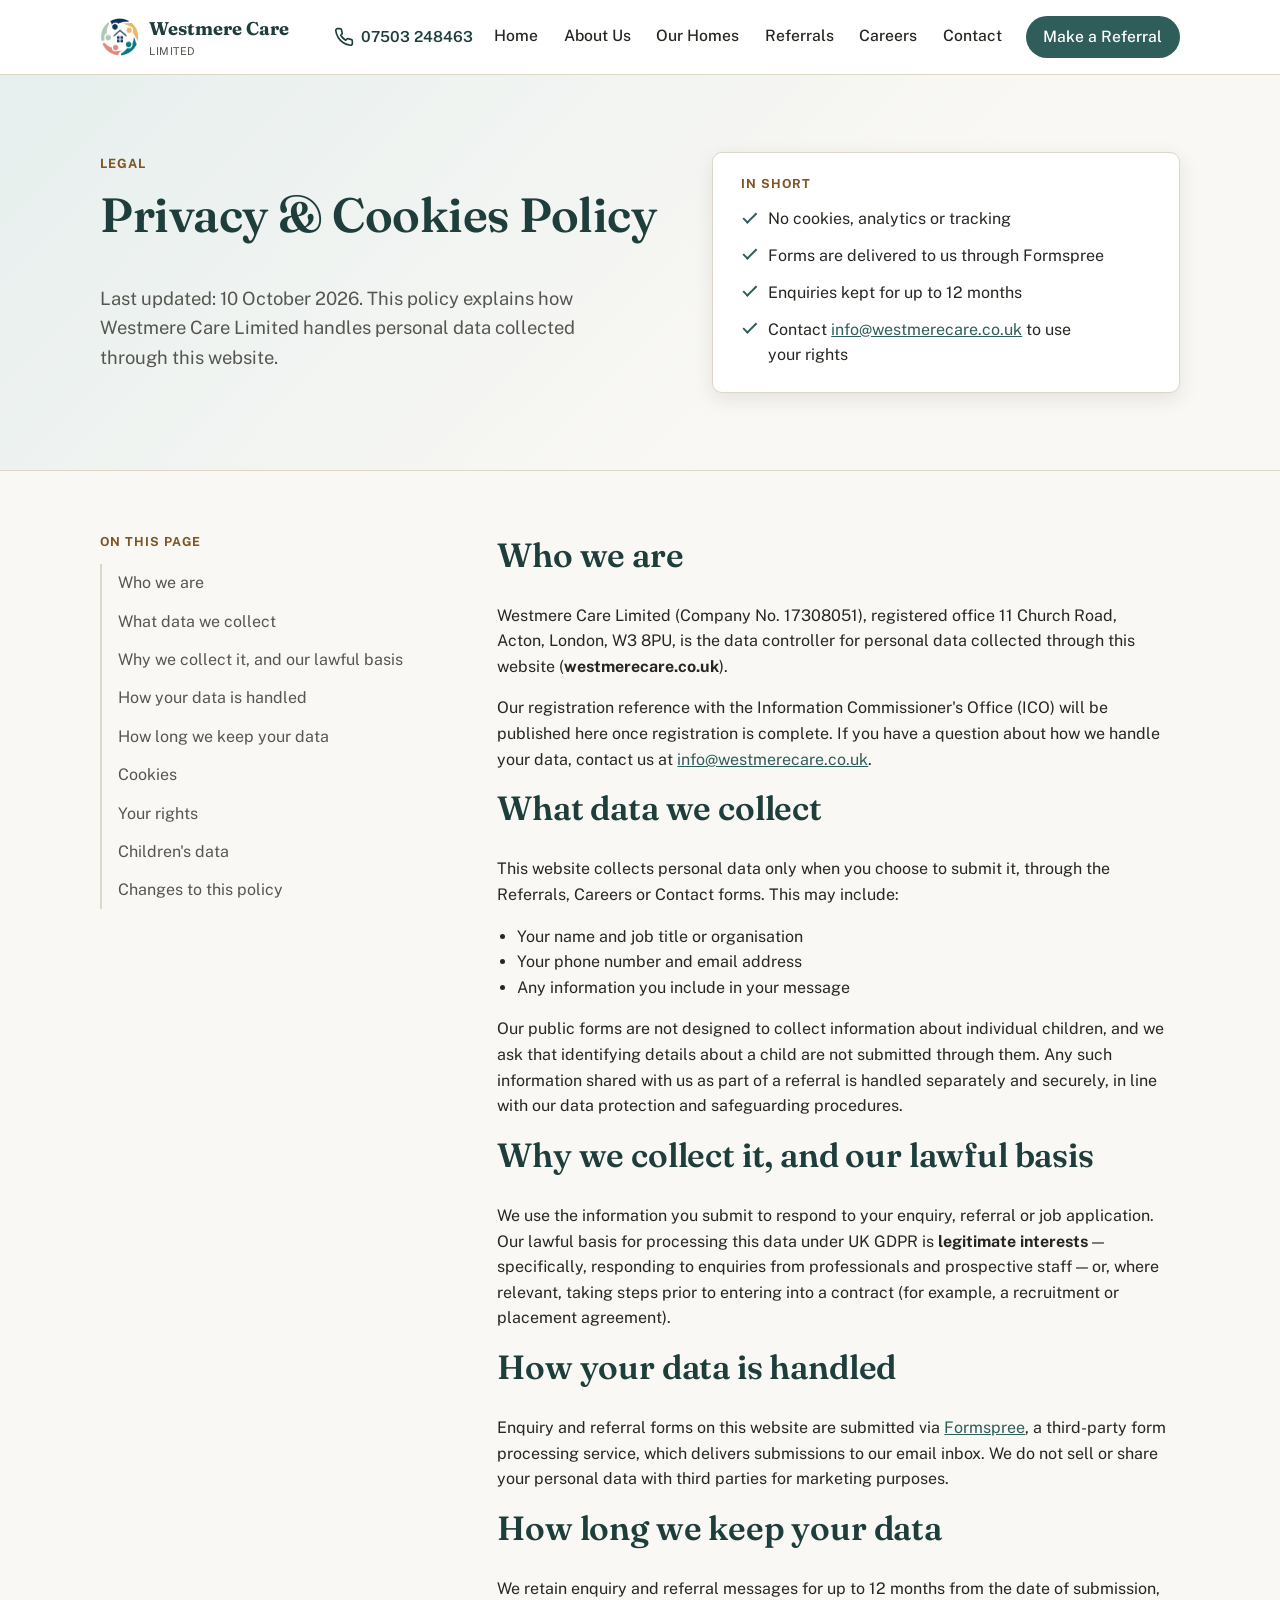
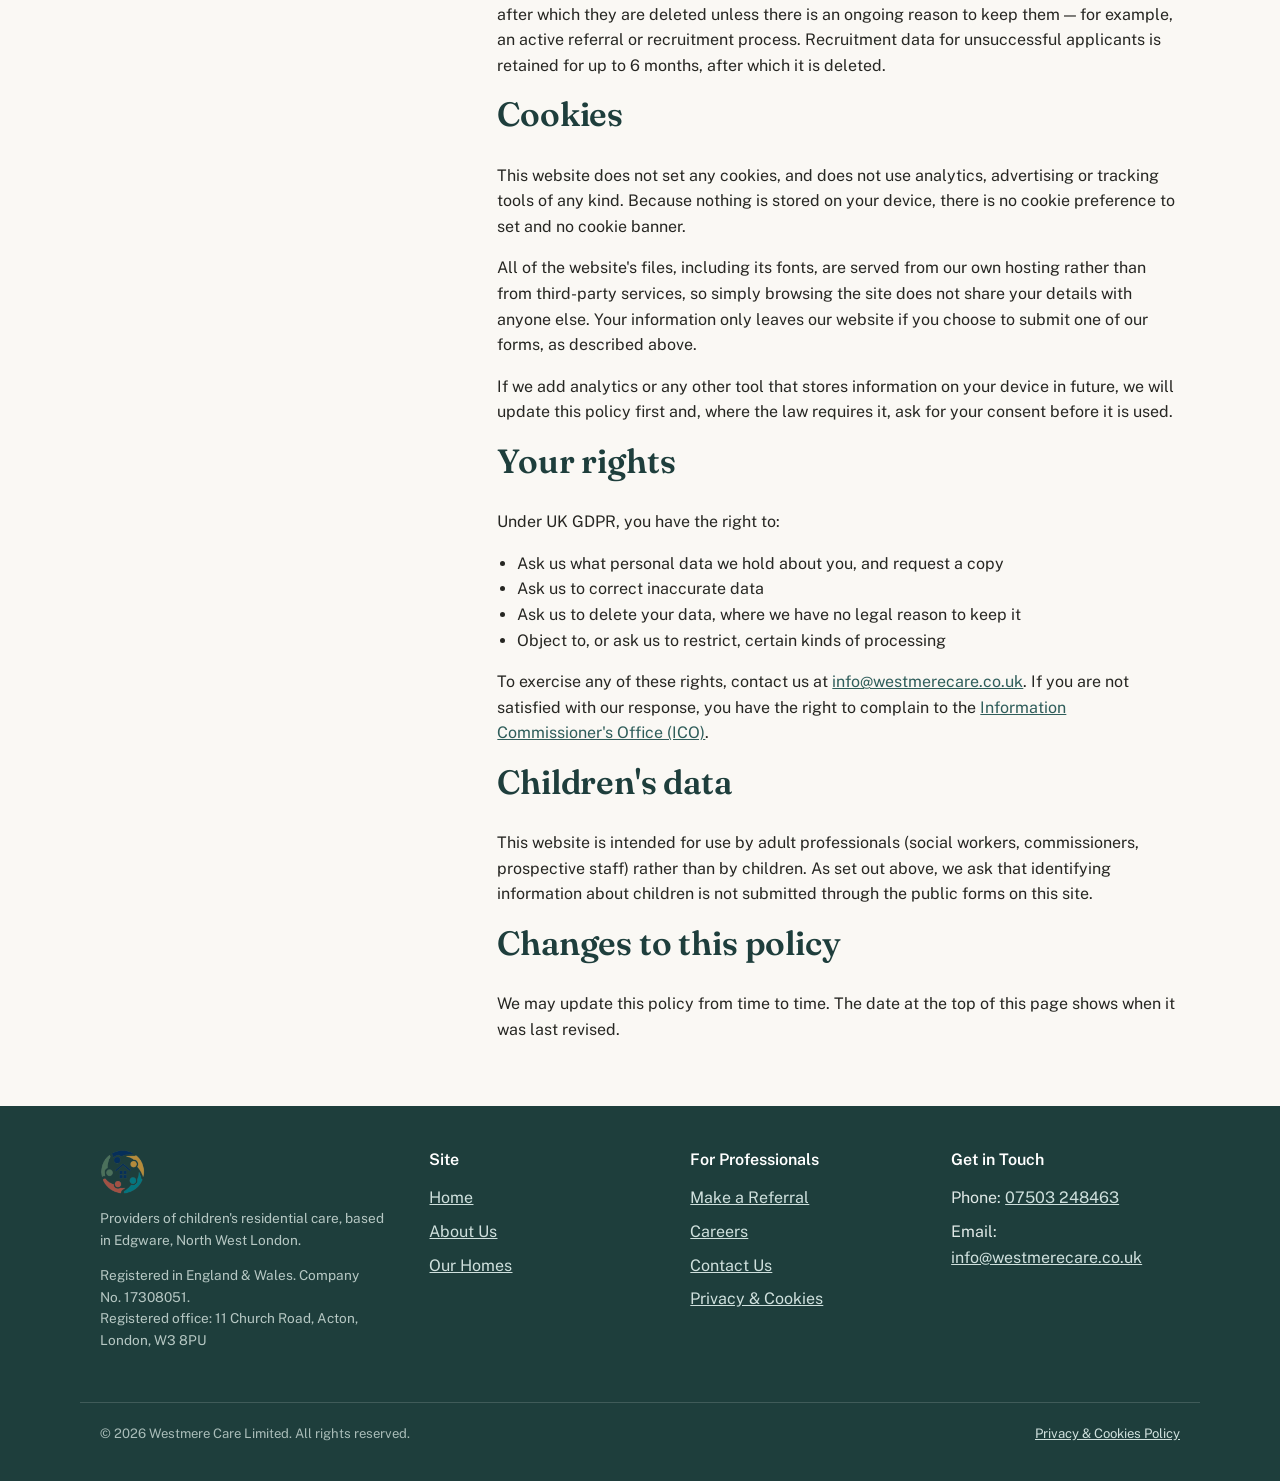
<file: privacy.html>
<!DOCTYPE html>
<html lang="en-GB">
<head>
  <meta charset="UTF-8">
  <meta name="viewport" content="width=device-width, initial-scale=1">
  <title>Privacy &amp; Cookies Policy | Westmere Care Limited</title>
  <meta name="description" content="Westmere Care Limited's privacy and cookies policy, covering how we handle personal data submitted through this website in line with UK GDPR.">
  <link rel="canonical" href="https://westmerecare.co.uk/privacy">
  <link rel="icon" type="image/png" sizes="32x32" href="assets/favicon-32.png">
  <link rel="icon" type="image/png" sizes="16x16" href="assets/favicon-16.png">
  <link rel="apple-touch-icon" href="assets/apple-touch-icon.png">
  <link rel="preload" href="assets/fonts/fraunces-latin-opsz.woff2" as="font" type="font/woff2" crossorigin>
  <link rel="preload" href="assets/fonts/public-sans-latin-wght.woff2" as="font" type="font/woff2" crossorigin>
  <meta name="theme-color" content="#2F5D5A">
  <meta name="robots" content="noindex, follow">
  <meta property="og:type" content="website">
  <meta property="og:url" content="https://westmerecare.co.uk/privacy">
  <meta property="og:title" content="Privacy &amp; Cookies Policy | Westmere Care Limited">
  <meta property="og:description" content="Westmere Care Limited's privacy and cookies policy, covering how we handle personal data submitted through this website in line with UK GDPR.">
  <meta property="og:image" content="https://westmerecare.co.uk/assets/og-image.jpg">
  <meta property="og:site_name" content="Westmere Care Limited">
  <meta name="twitter:card" content="summary_large_image">
  <link rel="stylesheet" href="css/style.css">
</head>
<body>
  <a class="skip-link" href="#main">Skip to main content</a>

  <header class="site-header">
    <div class="container header-inner">
      <a class="brand" href="index.html">
        <img class="brand-mark" src="assets/logo.png" alt="" width="320" height="305">
        <span>Westmere Care<span class="brand-text-org">Limited</span></span>
      </a>
      <div class="header-actions">
        <a class="header-phone" href="tel:07503248463" aria-label="Call us on 07503 248463">
          <svg class="header-phone-icon" viewBox="0 0 24 24" fill="none" aria-hidden="true"><path d="M22 16.92v3a2 2 0 0 1-2.18 2 19.79 19.79 0 0 1-8.63-3.07 19.5 19.5 0 0 1-6-6 19.79 19.79 0 0 1-3.07-8.67A2 2 0 0 1 4.11 2h3a2 2 0 0 1 2 1.72c.127.96.361 1.903.7 2.81a2 2 0 0 1-.45 2.11L8.09 9.91a16 16 0 0 0 6 6l1.27-1.27a2 2 0 0 1 2.11-.45c.907.339 1.85.573 2.81.7A2 2 0 0 1 22 16.92z" stroke="currentColor" stroke-width="2" stroke-linecap="round" stroke-linejoin="round"/></svg>
          <span class="header-phone-text">07503&nbsp;248463</span>
        </a>
        <button class="nav-toggle" data-nav-toggle type="button" aria-expanded="false" aria-controls="primary-nav">
        <svg class="nav-toggle-icon" viewBox="0 0 24 24" fill="none" aria-hidden="true"><path d="M4 6h16M4 12h16M4 18h16" stroke="currentColor" stroke-width="2" stroke-linecap="round"/></svg>
        Menu
      </button>
      <nav class="primary-nav" id="primary-nav" aria-label="Primary">
        <a href="index.html">Home</a>
        <a href="about.html">About Us</a>
        <a href="our-homes.html">Our Homes</a>
        <a href="referrals.html">Referrals</a>
        <a href="careers.html">Careers</a>
        <a href="contact.html">Contact</a>
        <a class="nav-cta" href="referrals.html">Make a Referral</a>
      </nav>
      </div>
    </div>
  </header>

  <main id="main">

    <section class="hero">
      <div class="container hero-grid">
        <div>
          <p class="hero-eyebrow">Legal</p>
          <h1>Privacy &amp; Cookies Policy</h1>
          <p class="hero-lede">Last updated: 10 October 2026. This policy explains how Westmere Care Limited handles personal data collected through this website.</p>
        </div>
        <div class="hero-aside">
          <h2>In short</h2>
          <ul class="check-list">
            <li>No cookies, analytics or tracking</li>
            <li>Forms are delivered to us through Formspree</li>
            <li>Enquiries kept for up to 12 months</li>
            <li>Contact <a href="mailto:info@westmerecare.co.uk">info@westmerecare.co.uk</a> to use your rights</li>
          </ul>
        </div>
      </div>
    </section>

    <section class="section">
      <div class="container split">
        <nav class="toc" aria-labelledby="toc-title">
          <h2 id="toc-title">On this page</h2>
          <ol>
            <li><a href="#who-we-are">Who we are</a></li>
            <li><a href="#what-data-we-collect">What data we collect</a></li>
            <li><a href="#why-we-collect-it-and-our-lawful-basis">Why we collect it, and our lawful basis</a></li>
            <li><a href="#how-your-data-is-handled">How your data is handled</a></li>
            <li><a href="#how-long-we-keep-your-data">How long we keep your data</a></li>
            <li><a href="#cookies">Cookies</a></li>
            <li><a href="#your-rights">Your rights</a></li>
            <li><a href="#children-s-data">Children's data</a></li>
            <li><a href="#changes-to-this-policy">Changes to this policy</a></li>
          </ol>
        </nav>
        <div class="split-body">

          <h2 id="who-we-are">Who we are</h2>
          <p>Westmere Care Limited (Company No. 17308051), registered office 11 Church Road, Acton, London, W3 8PU, is the data controller for personal data collected through this website (<strong>westmerecare.co.uk</strong>).</p>
          <p>Our registration reference with the Information Commissioner's Office (ICO) will be published here once registration is complete. If you have a question about how we handle your data, contact us at <a href="mailto:info@westmerecare.co.uk">info@westmerecare.co.uk</a>.</p>

          <h2 id="what-data-we-collect">What data we collect</h2>
          <p>This website collects personal data only when you choose to submit it, through the Referrals, Careers or Contact forms. This may include:</p>
          <ul>
            <li>Your name and job title or organisation</li>
            <li>Your phone number and email address</li>
            <li>Any information you include in your message</li>
          </ul>
          <p>Our public forms are not designed to collect information about individual children, and we ask that identifying details about a child are not submitted through them. Any such information shared with us as part of a referral is handled separately and securely, in line with our data protection and safeguarding procedures.</p>

          <h2 id="why-we-collect-it-and-our-lawful-basis">Why we collect it, and our lawful basis</h2>
          <p>We use the information you submit to respond to your enquiry, referral or job application. Our lawful basis for processing this data under UK GDPR is <strong>legitimate interests</strong> — specifically, responding to enquiries from professionals and prospective staff — or, where relevant, taking steps prior to entering into a contract (for example, a recruitment or placement agreement).</p>

          <h2 id="how-your-data-is-handled">How your data is handled</h2>
          <p>Enquiry and referral forms on this website are submitted via <a href="https://formspree.io/legal/privacy-policy" target="_blank" rel="noopener">Formspree</a>, a third-party form processing service, which delivers submissions to our email inbox. We do not sell or share your personal data with third parties for marketing purposes.</p>

          <h2 id="how-long-we-keep-your-data">How long we keep your data</h2>
          <p>We retain enquiry and referral messages for up to 12 months from the date of submission, after which they are deleted unless there is an ongoing reason to keep them — for example, an active referral or recruitment process. Recruitment data for unsuccessful applicants is retained for up to 6 months, after which it is deleted.</p>

          <h2 id="cookies">Cookies</h2>
          <p>This website does not set any cookies, and does not use analytics, advertising or tracking tools of any kind. Because nothing is stored on your device, there is no cookie preference to set and no cookie banner.</p>
          <p>All of the website's files, including its fonts, are served from our own hosting rather than from third-party services, so simply browsing the site does not share your details with anyone else. Your information only leaves our website if you choose to submit one of our forms, as described above.</p>
          <p>If we add analytics or any other tool that stores information on your device in future, we will update this policy first and, where the law requires it, ask for your consent before it is used.</p>

          <h2 id="your-rights">Your rights</h2>
          <p>Under UK GDPR, you have the right to:</p>
          <ul>
            <li>Ask us what personal data we hold about you, and request a copy</li>
            <li>Ask us to correct inaccurate data</li>
            <li>Ask us to delete your data, where we have no legal reason to keep it</li>
            <li>Object to, or ask us to restrict, certain kinds of processing</li>
          </ul>
          <p>To exercise any of these rights, contact us at <a href="mailto:info@westmerecare.co.uk">info@westmerecare.co.uk</a>. If you are not satisfied with our response, you have the right to complain to the <a href="https://ico.org.uk/make-a-complaint/" target="_blank" rel="noopener">Information Commissioner's Office (ICO)</a>.</p>

          <h2 id="children-s-data">Children's data</h2>
          <p>This website is intended for use by adult professionals (social workers, commissioners, prospective staff) rather than by children. As set out above, we ask that identifying information about children is not submitted through the public forms on this site.</p>

          <h2 id="changes-to-this-policy">Changes to this policy</h2>
          <p>We may update this policy from time to time. The date at the top of this page shows when it was last revised.</p>
        </div>
      </div>
    </section>

  </main>

  <footer class="site-footer">
    <div class="container footer-grid">
      <div>
        <h2><img class="footer-logo" src="assets/logo.png" alt="Westmere Care Limited" width="320" height="305"></h2>
        <p class="footer-legal-org">Providers of children's residential care, based in Edgware, North West London.</p>
        <p class="footer-legal-org">
          Registered in England &amp; Wales. Company No. 17308051.<br>
          Registered office: 11 Church Road, Acton, London, W3 8PU
        </p>
      </div>
      <div>
        <h3>Site</h3>
        <ul class="footer-nav-list">
          <li><a href="index.html">Home</a></li>
          <li><a href="about.html">About Us</a></li>
          <li><a href="our-homes.html">Our Homes</a></li>
        </ul>
      </div>
      <div>
        <h3>For Professionals</h3>
        <ul class="footer-nav-list">
          <li><a href="referrals.html">Make a Referral</a></li>
          <li><a href="careers.html">Careers</a></li>
          <li><a href="contact.html">Contact Us</a></li>
          <li><a href="privacy.html" aria-current="page">Privacy &amp; Cookies</a></li>
        </ul>
      </div>
      <div>
        <h3>Get in Touch</h3>
        <ul class="footer-nav-list">
          <li>Phone: <a href="tel:07503248463">07503&nbsp;248463</a></li>
          <li>Email: <a href="mailto:info@westmerecare.co.uk">info@westmerecare.co.uk</a></li>
        </ul>
      </div>
    </div>
    <div class="container footer-bottom">
      <p>&copy; <span id="year"></span> Westmere Care Limited. All rights reserved.</p>
      <p><a href="privacy.html">Privacy &amp; Cookies Policy</a></p>
    </div>
  </footer>

  <script src="js/main.js"></script>
</body>
</html>
</file>
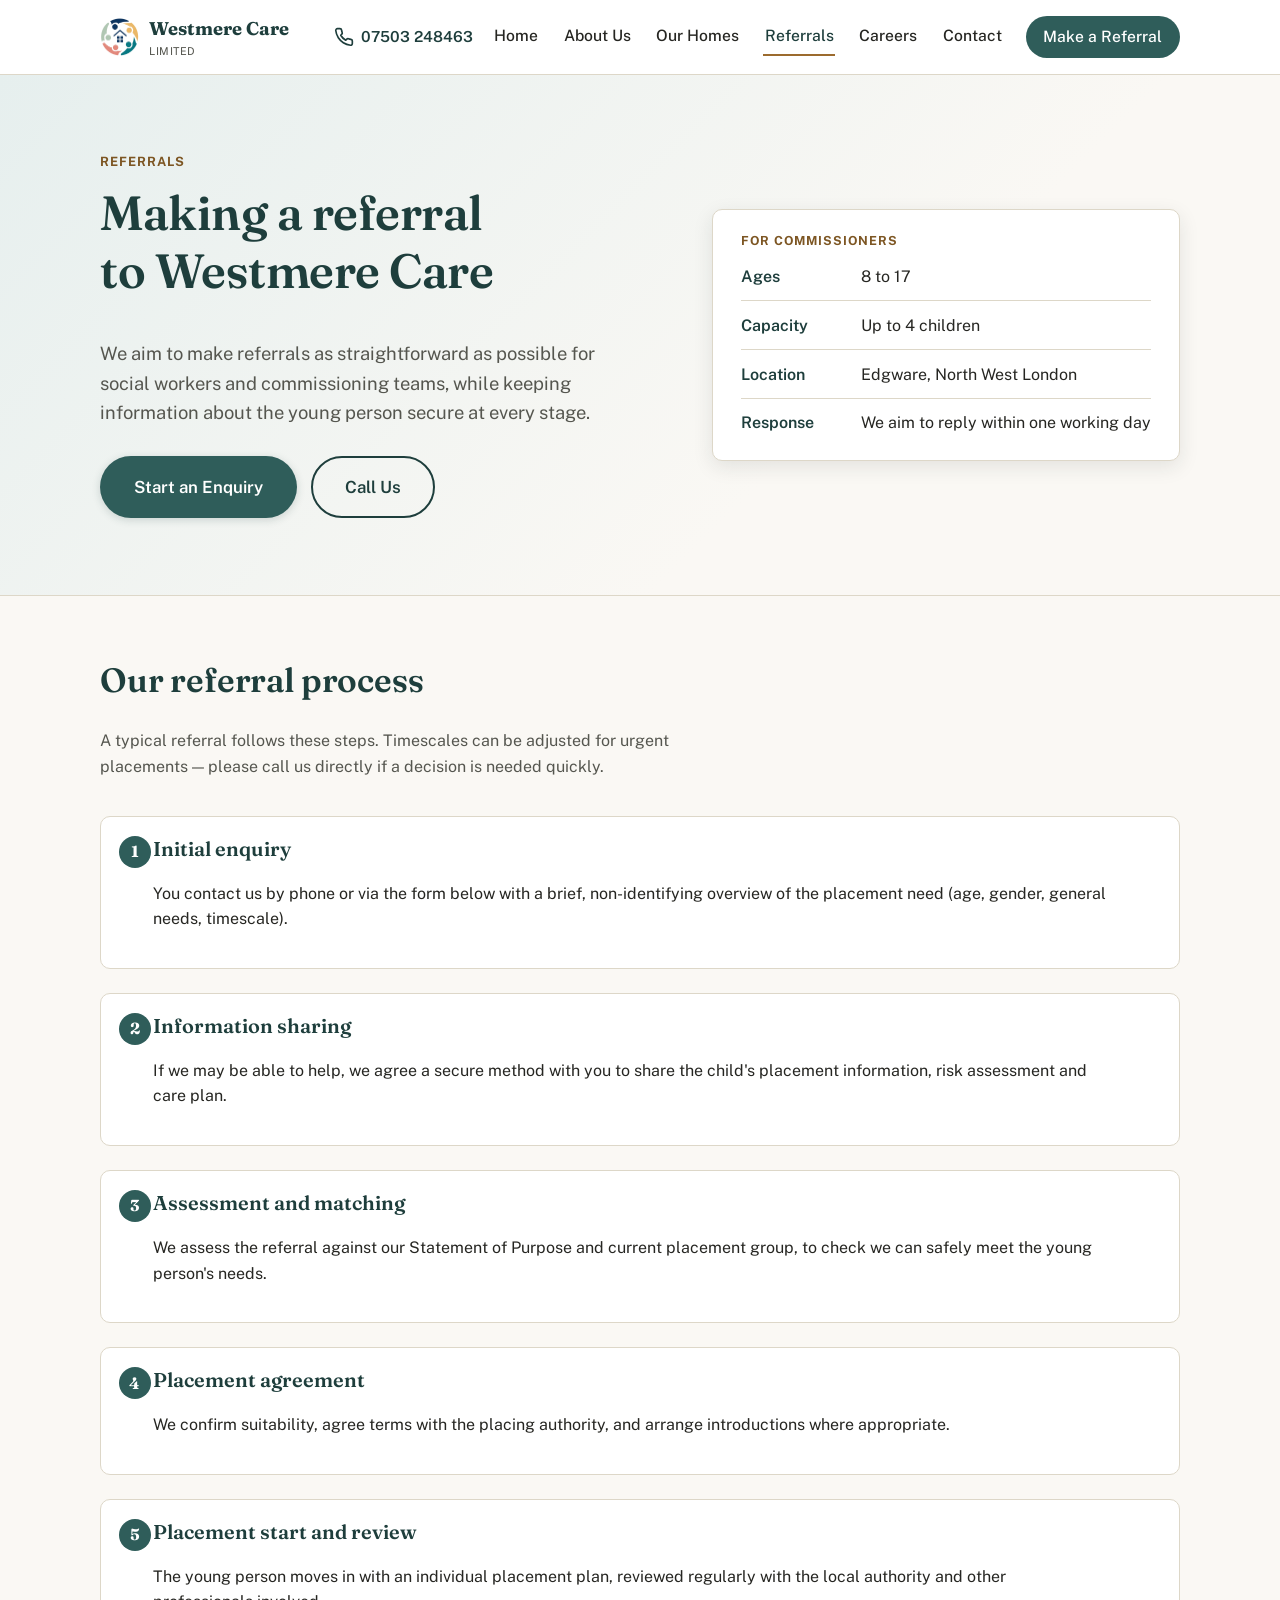
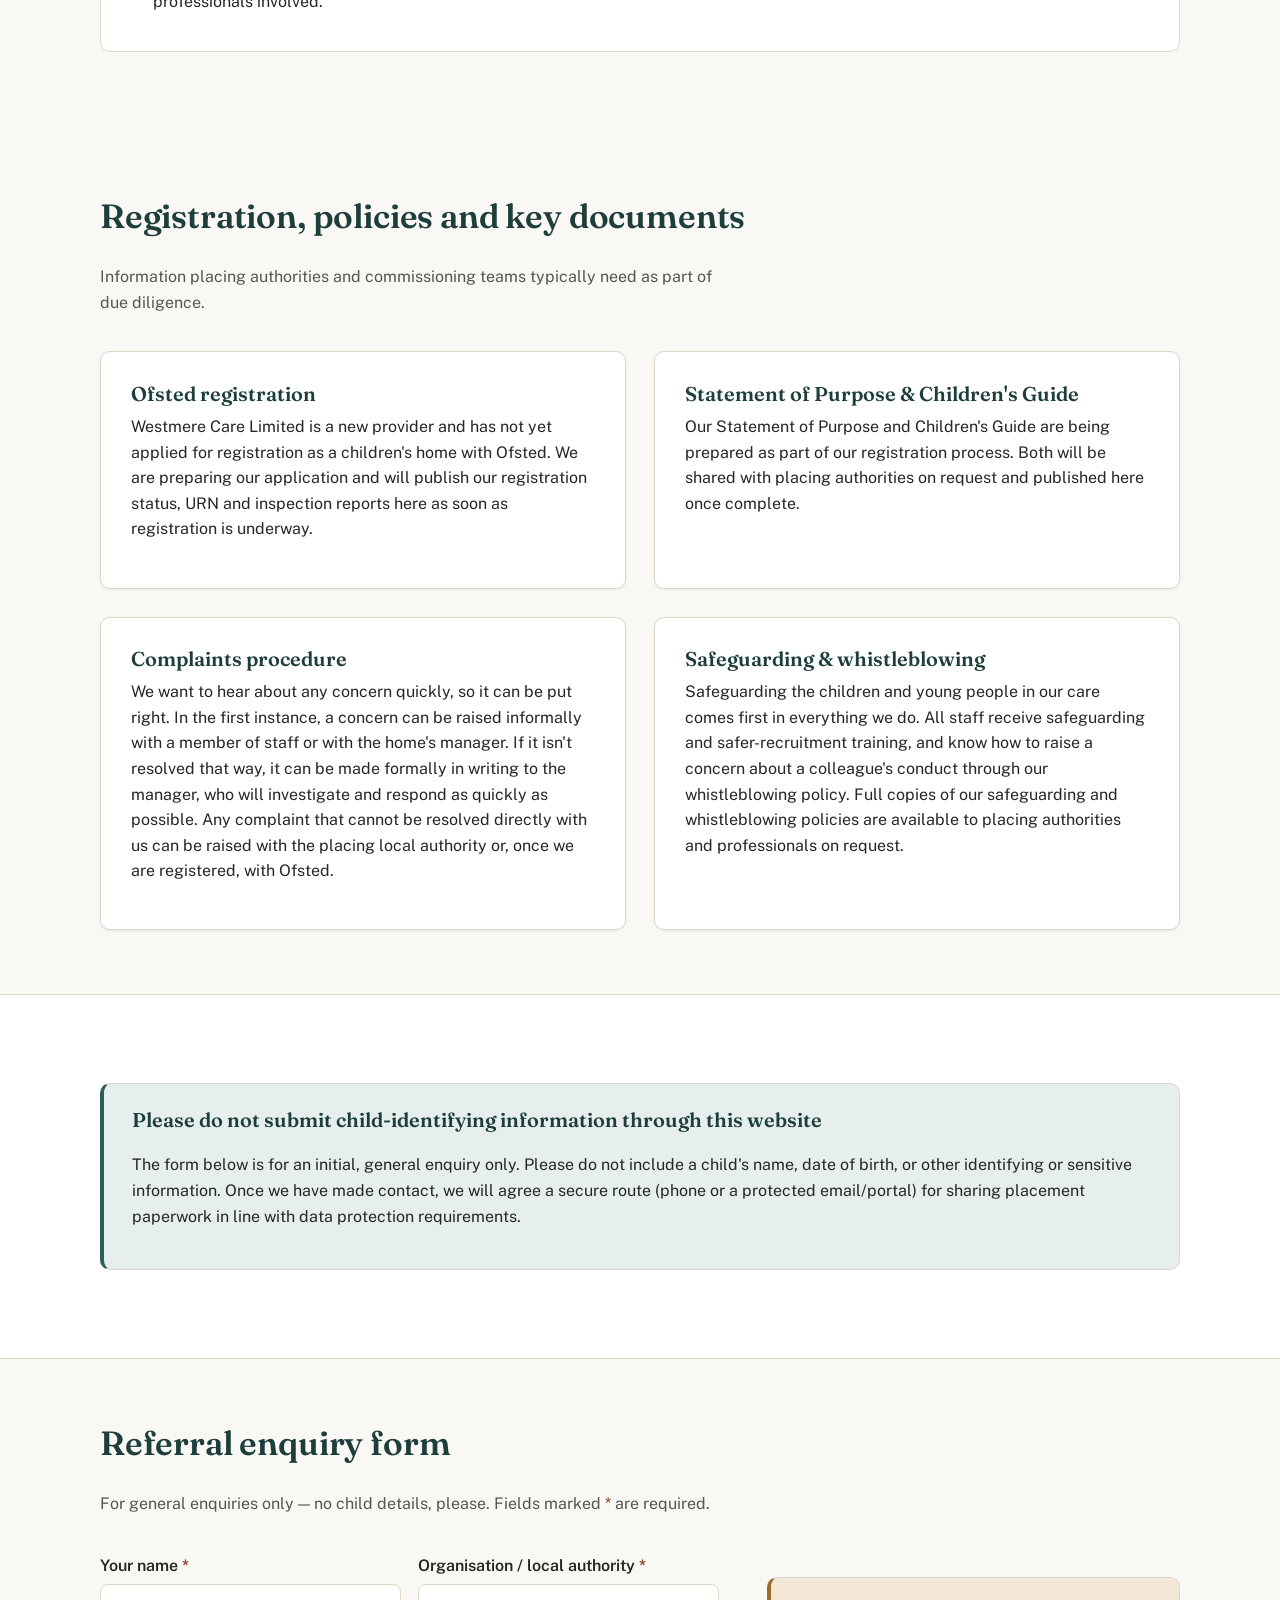
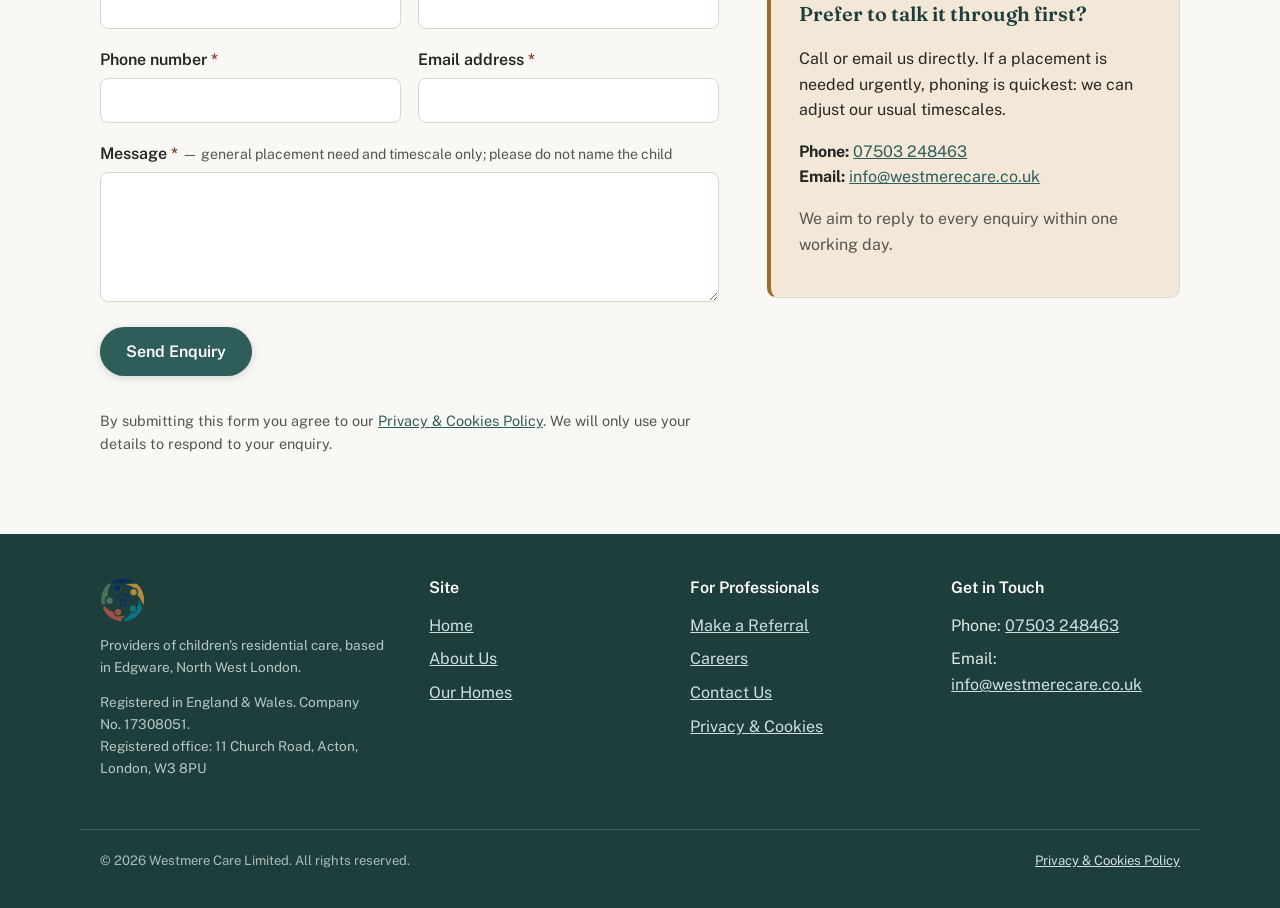
<file: referrals.html>
<!DOCTYPE html>
<html lang="en-GB">
<head>
  <meta charset="UTF-8">
  <meta name="viewport" content="width=device-width, initial-scale=1">
  <title>Referrals | Westmere Care Limited</title>
  <meta name="description" content="How local authorities and commissioning teams can make a referral to Westmere Care Limited, including our process and a secure enquiry form.">
  <link rel="canonical" href="https://westmerecare.co.uk/referrals">
  <link rel="icon" type="image/png" sizes="32x32" href="assets/favicon-32.png">
  <link rel="icon" type="image/png" sizes="16x16" href="assets/favicon-16.png">
  <link rel="apple-touch-icon" href="assets/apple-touch-icon.png">
  <link rel="preload" href="assets/fonts/fraunces-latin-opsz.woff2" as="font" type="font/woff2" crossorigin>
  <link rel="preload" href="assets/fonts/public-sans-latin-wght.woff2" as="font" type="font/woff2" crossorigin>
  <meta name="theme-color" content="#2F5D5A">
  <meta property="og:type" content="website">
  <meta property="og:url" content="https://westmerecare.co.uk/referrals">
  <meta property="og:title" content="Referrals | Westmere Care Limited">
  <meta property="og:description" content="How local authorities and commissioning teams can make a referral to Westmere Care Limited, including our process and a secure enquiry form.">
  <meta property="og:image" content="https://westmerecare.co.uk/assets/og-image.jpg">
  <meta property="og:site_name" content="Westmere Care Limited">
  <meta name="twitter:card" content="summary_large_image">
  <link rel="stylesheet" href="css/style.css">
</head>
<body>
  <a class="skip-link" href="#main">Skip to main content</a>

  <header class="site-header">
    <div class="container header-inner">
      <a class="brand" href="index.html">
        <img class="brand-mark" src="assets/logo.png" alt="" width="320" height="305">
        <span>Westmere Care<span class="brand-text-org">Limited</span></span>
      </a>
      <div class="header-actions">
        <a class="header-phone" href="tel:07503248463" aria-label="Call us on 07503 248463">
          <svg class="header-phone-icon" viewBox="0 0 24 24" fill="none" aria-hidden="true"><path d="M22 16.92v3a2 2 0 0 1-2.18 2 19.79 19.79 0 0 1-8.63-3.07 19.5 19.5 0 0 1-6-6 19.79 19.79 0 0 1-3.07-8.67A2 2 0 0 1 4.11 2h3a2 2 0 0 1 2 1.72c.127.96.361 1.903.7 2.81a2 2 0 0 1-.45 2.11L8.09 9.91a16 16 0 0 0 6 6l1.27-1.27a2 2 0 0 1 2.11-.45c.907.339 1.85.573 2.81.7A2 2 0 0 1 22 16.92z" stroke="currentColor" stroke-width="2" stroke-linecap="round" stroke-linejoin="round"/></svg>
          <span class="header-phone-text">07503&nbsp;248463</span>
        </a>
        <button class="nav-toggle" data-nav-toggle type="button" aria-expanded="false" aria-controls="primary-nav">
        <svg class="nav-toggle-icon" viewBox="0 0 24 24" fill="none" aria-hidden="true"><path d="M4 6h16M4 12h16M4 18h16" stroke="currentColor" stroke-width="2" stroke-linecap="round"/></svg>
        Menu
      </button>
      <nav class="primary-nav" id="primary-nav" aria-label="Primary">
        <a href="index.html">Home</a>
        <a href="about.html">About Us</a>
        <a href="our-homes.html">Our Homes</a>
        <a href="referrals.html" aria-current="page">Referrals</a>
        <a href="careers.html">Careers</a>
        <a href="contact.html">Contact</a>
        <a class="nav-cta" href="referrals.html">Make a Referral</a>
      </nav>
      </div>
    </div>
  </header>

  <main id="main">

    <section class="hero">
      <div class="container hero-grid">
        <div>
          <p class="hero-eyebrow">Referrals</p>
          <h1>Making a referral to Westmere Care</h1>
          <p class="hero-lede">We aim to make referrals as straightforward as possible for social workers and commissioning teams, while keeping information about the young person secure at every stage.</p>
          <div class="hero-actions">
            <a class="btn btn-primary btn-lg" href="#enquiry-form">Start an Enquiry</a>
            <a class="btn btn-outline btn-lg" href="tel:07503248463">Call&nbsp;Us</a>
          </div>
        </div>
        <div class="hero-aside">
          <h2>For commissioners</h2>
          <dl class="fact-list">
            <div><dt>Ages</dt><dd>8 to 17</dd></div>
            <div><dt>Capacity</dt><dd>Up to 4 children</dd></div>
            <div><dt>Location</dt><dd>Edgware, North West London</dd></div>
            <div><dt>Response</dt><dd>We aim to reply within one working day</dd></div>
          </dl>
        </div>
      </div>
    </section>

    <section class="section">
      <div class="container">
        <div class="section-header">
          <h2>Our referral process</h2>
          <p>A typical referral follows these steps. Timescales can be adjusted for urgent placements — please call us directly if a decision is needed quickly.</p>
        </div>
        <ol class="steps">
          <li><h3>Initial enquiry</h3><p>You contact us by phone or via the form below with a brief, non-identifying overview of the placement need (age, gender, general needs, timescale).</p></li>
          <li><h3>Information sharing</h3><p>If we may be able to help, we agree a secure method with you to share the child's placement information, risk assessment and care plan.</p></li>
          <li><h3>Assessment and matching</h3><p>We assess the referral against our Statement of Purpose and current placement group, to check we can safely meet the young person's needs.</p></li>
          <li><h3>Placement agreement</h3><p>We confirm suitability, agree terms with the placing authority, and arrange introductions where appropriate.</p></li>
          <li><h3>Placement start and review</h3><p>The young person moves in with an individual placement plan, reviewed regularly with the local authority and other professionals involved.</p></li>
        </ol>
      </div>
    </section>

    <section class="section" id="registration-and-policies">
      <div class="container">
        <div class="section-header">
          <h2>Registration, policies and key documents</h2>
          <p>Information placing authorities and commissioning teams typically need as part of due diligence.</p>
        </div>
        <div class="grid grid-2">
          <div class="card">
            <h3>Ofsted registration</h3>
            <p>Westmere Care Limited is a new provider and has not yet applied for registration as a children's home with Ofsted. We are preparing our application and will publish our registration status, URN and inspection reports here as soon as registration is underway.</p>
          </div>
          <div class="card">
            <h3>Statement of Purpose &amp; Children's Guide</h3>
            <p>Our Statement of Purpose and Children's Guide are being prepared as part of our registration process. Both will be shared with placing authorities on request and published here once complete.</p>
          </div>
          <div class="card">
            <h3>Complaints procedure</h3>
            <p>We want to hear about any concern quickly, so it can be put right. In the first instance, a concern can be raised informally with a member of staff or with the home's manager. If it isn't resolved that way, it can be made formally in writing to the manager, who will investigate and respond as quickly as possible. Any complaint that cannot be resolved directly with us can be raised with the placing local authority or, once we are registered, with Ofsted.</p>
          </div>
          <div class="card">
            <h3>Safeguarding &amp; whistleblowing</h3>
            <p>Safeguarding the children and young people in our care comes first in everything we do. All staff receive safeguarding and safer-recruitment training, and know how to raise a concern about a colleague's conduct through our whistleblowing policy. Full copies of our safeguarding and whistleblowing policies are available to placing authorities and professionals on request.</p>
          </div>
        </div>
      </div>
    </section>

    <section class="section section-alt">
      <div class="container">
        <div class="callout">
          <h3 class="mt-0">Please do not submit child-identifying information through this website</h3>
          <p class="mt-0">The form below is for an initial, general enquiry only. Please do not include a child's name, date of birth, or other identifying or sensitive information. Once we have made contact, we will agree a secure route (phone or a protected email/portal) for sharing placement paperwork in line with data protection requirements.</p>
        </div>
      </div>
    </section>

    <section class="section" id="enquiry-form">
      <div class="container">
        <div class="section-header">
          <h2>Referral enquiry form</h2>
          <p>For general enquiries only — no child details, please. Fields marked <span class="required-mark">*</span> are required.</p>
        </div>

        <div class="form-layout">
          <div class="form-main">
            <form class="form-grid" action="https://formspree.io/f/xnpqkabg" method="POST" data-ajax-form novalidate>
              <input type="hidden" name="_subject" value="New referral enquiry — Westmere Care website">
              <div class="hp-field" aria-hidden="true">
                <label for="referral-company">Leave this field blank</label>
                <input type="text" id="referral-company" name="_gotcha" tabindex="-1" autocomplete="off">
              </div>

              <div class="form-row-2">
                <div>
                  <label for="ref-name">Your name <span class="required-mark">*</span></label>
                  <input type="text" id="ref-name" name="name" autocomplete="name" required>
                </div>
                <div>
                  <label for="ref-org">Organisation / local authority <span class="required-mark">*</span></label>
                  <input type="text" id="ref-org" name="organisation" autocomplete="organization" required>
                </div>
              </div>

              <div class="form-row-2">
                <div>
                  <label for="ref-phone">Phone number <span class="required-mark">*</span></label>
                  <input type="tel" id="ref-phone" name="phone" autocomplete="tel" required>
                </div>
                <div>
                  <label for="ref-email">Email address <span class="required-mark">*</span></label>
                  <input type="email" id="ref-email" name="email" autocomplete="email" required>
                </div>
              </div>

              <div>
                <label for="ref-message">Message <span class="required-mark">*</span> <span class="hint">— general placement need and timescale only; please do not name the child</span></label>
                <textarea id="ref-message" name="message" required></textarea>
              </div>

              <div>
                <button type="submit" class="btn btn-primary" data-label="Send Enquiry">Send Enquiry</button>
              </div>

              <p class="form-note">By submitting this form you agree to our <a href="privacy.html">Privacy &amp; Cookies Policy</a>. We will only use your details to respond to your enquiry.</p>
            </form>
          </div>
          <div class="callout callout-accent form-aside">
            <h3 class="mt-0">Prefer to talk it through first?</h3>
            <p>Call or email us directly. If a placement is needed urgently, phoning is quickest: we can adjust our usual timescales.</p>
            <p class="mt-0">
              <strong>Phone:</strong> <a href="tel:07503248463">07503&nbsp;248463</a><br>
              <strong>Email:</strong> <a href="mailto:info@westmerecare.co.uk">info@westmerecare.co.uk</a>
            </p>
            <p class="mt-0 text-muted">We aim to reply to every enquiry within one working day.</p>
          </div>
        </div>
      </div>
    </section>

  </main>

  <footer class="site-footer">
    <div class="container footer-grid">
      <div>
        <h2><img class="footer-logo" src="assets/logo.png" alt="Westmere Care Limited" width="320" height="305"></h2>
        <p class="footer-legal-org">Providers of children's residential care, based in Edgware, North West London.</p>
        <p class="footer-legal-org">
          Registered in England &amp; Wales. Company No. 17308051.<br>
          Registered office: 11 Church Road, Acton, London, W3 8PU
        </p>
      </div>
      <div>
        <h3>Site</h3>
        <ul class="footer-nav-list">
          <li><a href="index.html">Home</a></li>
          <li><a href="about.html">About Us</a></li>
          <li><a href="our-homes.html">Our Homes</a></li>
        </ul>
      </div>
      <div>
        <h3>For Professionals</h3>
        <ul class="footer-nav-list">
          <li><a href="referrals.html">Make a Referral</a></li>
          <li><a href="careers.html">Careers</a></li>
          <li><a href="contact.html">Contact Us</a></li>
          <li><a href="privacy.html">Privacy &amp; Cookies</a></li>
        </ul>
      </div>
      <div>
        <h3>Get in Touch</h3>
        <ul class="footer-nav-list">
          <li>Phone: <a href="tel:07503248463">07503&nbsp;248463</a></li>
          <li>Email: <a href="mailto:info@westmerecare.co.uk">info@westmerecare.co.uk</a></li>
        </ul>
      </div>
    </div>
    <div class="container footer-bottom">
      <p>&copy; <span id="year"></span> Westmere Care Limited. All rights reserved.</p>
      <p><a href="privacy.html">Privacy &amp; Cookies Policy</a></p>
    </div>
  </footer>

  <script src="js/main.js"></script>
</body>
</html>
</file>
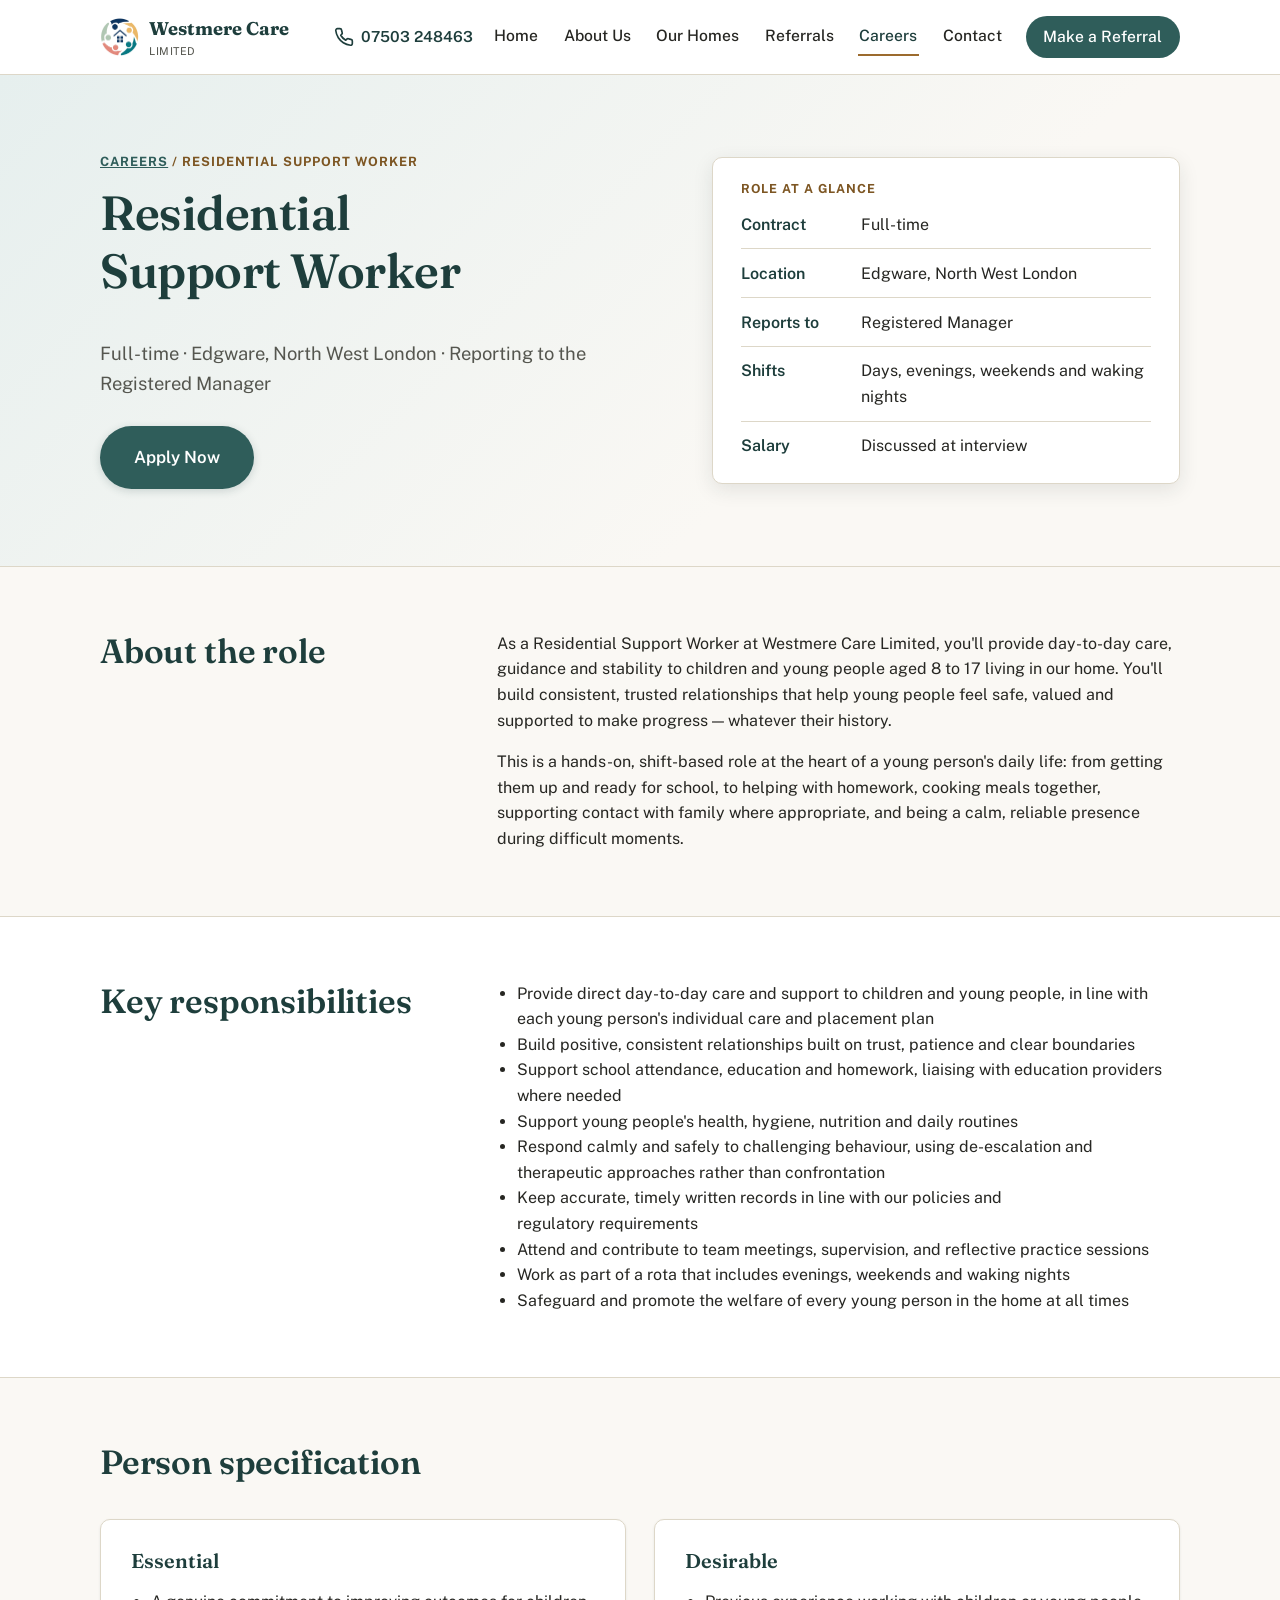
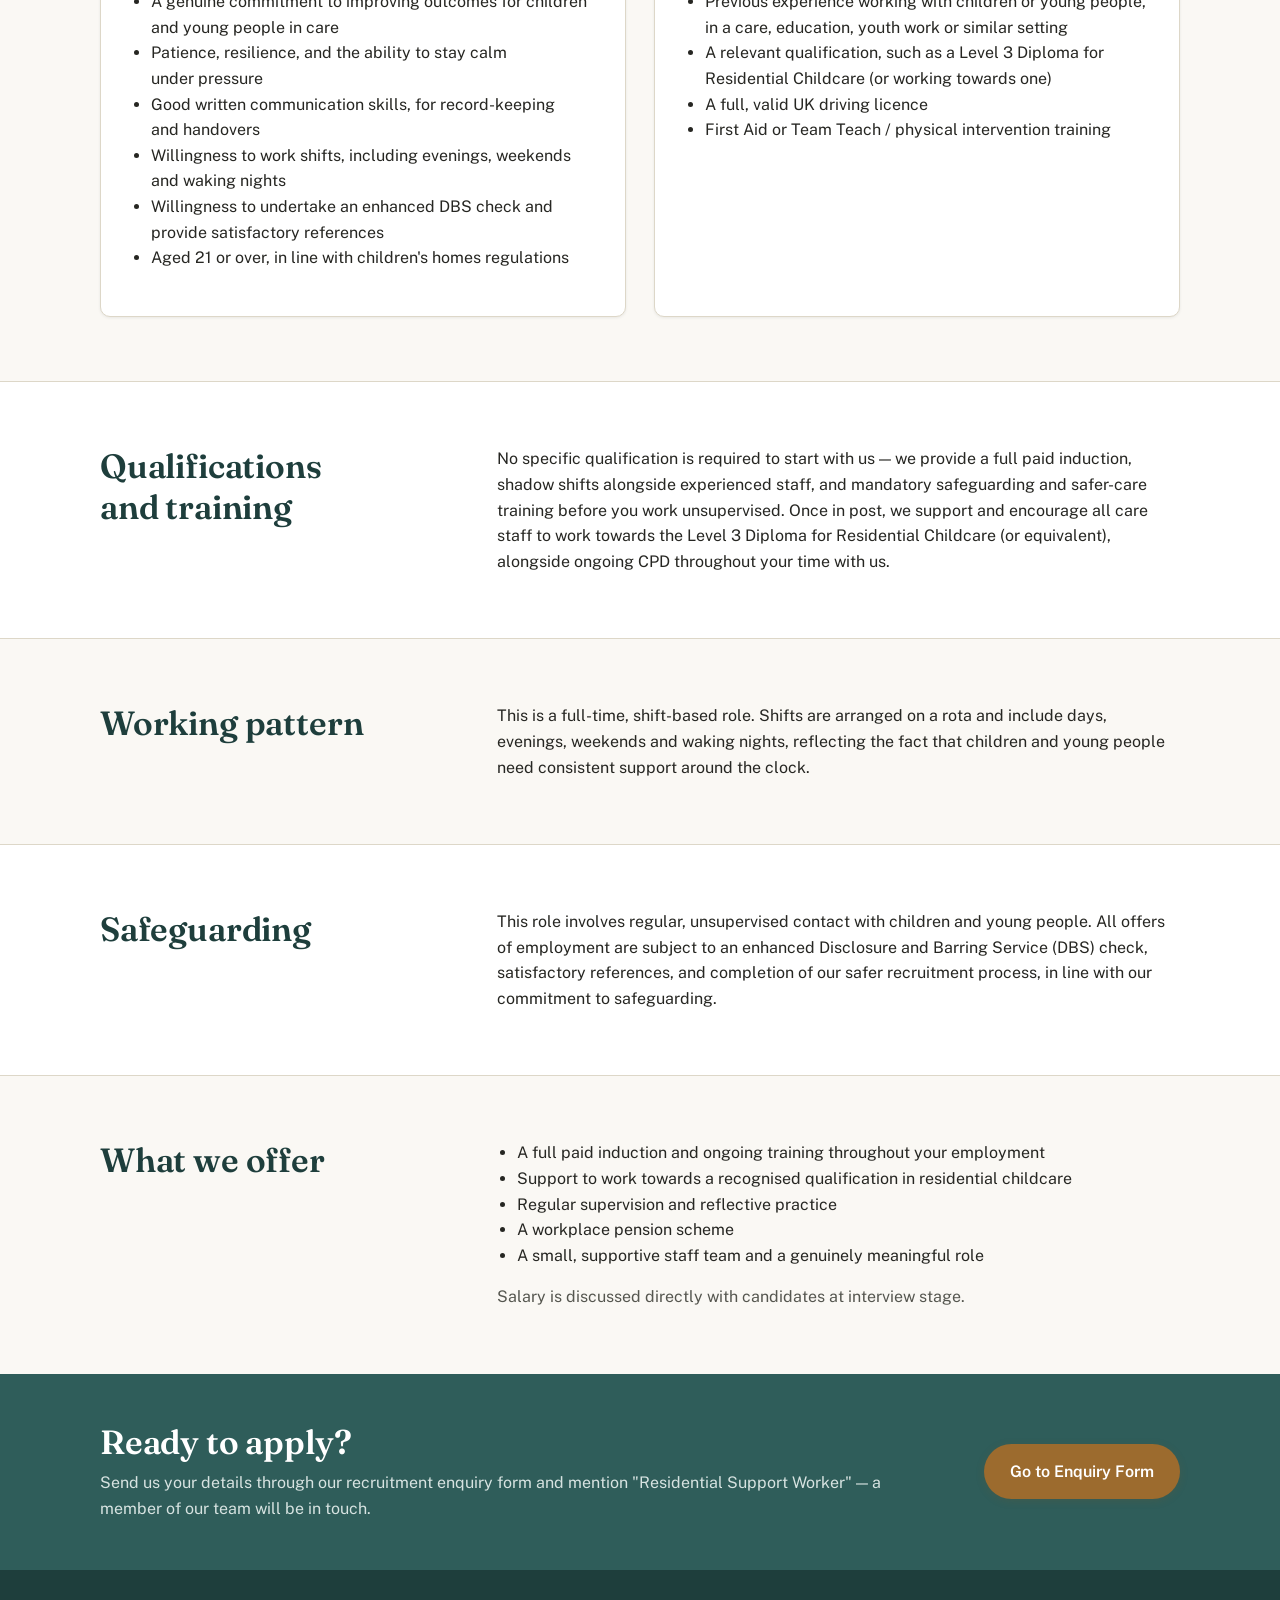
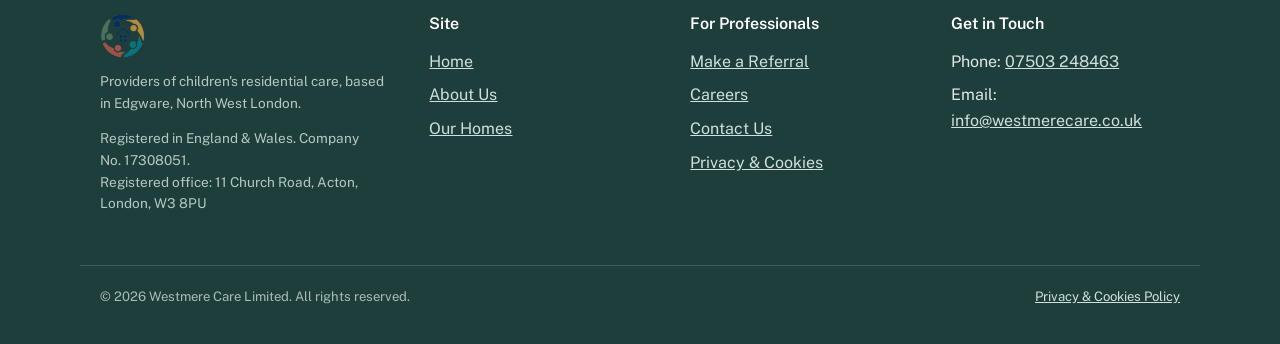
<file: residential-support-worker.html>
<!DOCTYPE html>
<html lang="en-GB">
<head>
  <meta charset="UTF-8">
  <meta name="viewport" content="width=device-width, initial-scale=1">
  <title>Residential Support Worker | Careers | Westmere Care Limited</title>
  <meta name="description" content="Full job description for our Residential Support Worker role at Westmere Care Limited, based in Edgware, North West London.">
  <link rel="canonical" href="https://westmerecare.co.uk/residential-support-worker">
  <link rel="icon" type="image/png" sizes="32x32" href="assets/favicon-32.png">
  <link rel="icon" type="image/png" sizes="16x16" href="assets/favicon-16.png">
  <link rel="apple-touch-icon" href="assets/apple-touch-icon.png">
  <link rel="preload" href="assets/fonts/fraunces-latin-opsz.woff2" as="font" type="font/woff2" crossorigin>
  <link rel="preload" href="assets/fonts/public-sans-latin-wght.woff2" as="font" type="font/woff2" crossorigin>
  <meta name="theme-color" content="#2F5D5A">
  <meta property="og:type" content="website">
  <meta property="og:url" content="https://westmerecare.co.uk/residential-support-worker">
  <meta property="og:title" content="Residential Support Worker | Careers | Westmere Care Limited">
  <meta property="og:description" content="Full job description for our Residential Support Worker role at Westmere Care Limited, based in Edgware, North West London.">
  <meta property="og:image" content="https://westmerecare.co.uk/assets/og-image.jpg">
  <meta property="og:site_name" content="Westmere Care Limited">
  <meta name="twitter:card" content="summary_large_image">
  <link rel="stylesheet" href="css/style.css">
</head>
<body>
  <a class="skip-link" href="#main">Skip to main content</a>

  <header class="site-header">
    <div class="container header-inner">
      <a class="brand" href="index.html">
        <img class="brand-mark" src="assets/logo.png" alt="" width="320" height="305">
        <span>Westmere Care<span class="brand-text-org">Limited</span></span>
      </a>
      <div class="header-actions">
        <a class="header-phone" href="tel:07503248463" aria-label="Call us on 07503 248463">
          <svg class="header-phone-icon" viewBox="0 0 24 24" fill="none" aria-hidden="true"><path d="M22 16.92v3a2 2 0 0 1-2.18 2 19.79 19.79 0 0 1-8.63-3.07 19.5 19.5 0 0 1-6-6 19.79 19.79 0 0 1-3.07-8.67A2 2 0 0 1 4.11 2h3a2 2 0 0 1 2 1.72c.127.96.361 1.903.7 2.81a2 2 0 0 1-.45 2.11L8.09 9.91a16 16 0 0 0 6 6l1.27-1.27a2 2 0 0 1 2.11-.45c.907.339 1.85.573 2.81.7A2 2 0 0 1 22 16.92z" stroke="currentColor" stroke-width="2" stroke-linecap="round" stroke-linejoin="round"/></svg>
          <span class="header-phone-text">07503&nbsp;248463</span>
        </a>
        <button class="nav-toggle" data-nav-toggle type="button" aria-expanded="false" aria-controls="primary-nav">
        <svg class="nav-toggle-icon" viewBox="0 0 24 24" fill="none" aria-hidden="true"><path d="M4 6h16M4 12h16M4 18h16" stroke="currentColor" stroke-width="2" stroke-linecap="round"/></svg>
        Menu
      </button>
      <nav class="primary-nav" id="primary-nav" aria-label="Primary">
        <a href="index.html">Home</a>
        <a href="about.html">About Us</a>
        <a href="our-homes.html">Our Homes</a>
        <a href="referrals.html">Referrals</a>
        <a href="careers.html" aria-current="page">Careers</a>
        <a href="contact.html">Contact</a>
        <a class="nav-cta" href="referrals.html">Make a Referral</a>
      </nav>
      </div>
    </div>
  </header>

  <main id="main">

    <section class="hero">
      <div class="container hero-grid">
        <div>
          <p class="hero-eyebrow"><a href="careers.html">Careers</a> / Residential Support Worker</p>
          <h1>Residential Support Worker</h1>
          <p class="hero-lede">Full-time · Edgware, North West London · Reporting to the Registered Manager</p>
          <div class="hero-actions">
            <a class="btn btn-primary btn-lg" href="careers.html#enquiry-form">Apply Now</a>
          </div>
        </div>
        <div class="hero-aside">
          <h2>Role at a glance</h2>
          <dl class="fact-list">
            <div><dt>Contract</dt><dd>Full-time</dd></div>
            <div><dt>Location</dt><dd>Edgware, North West London</dd></div>
            <div><dt>Reports to</dt><dd>Registered Manager</dd></div>
            <div><dt>Shifts</dt><dd>Days, evenings, weekends and waking nights</dd></div>
            <div><dt>Salary</dt><dd>Discussed at interview</dd></div>
          </dl>
        </div>
      </div>
    </section>

    <section class="section">
      <div class="container split">
        <h2>About the role</h2>
        <div class="split-body">
          <p>As a Residential Support Worker at Westmere Care Limited, you'll provide day-to-day care, guidance and stability to children and young people aged 8 to 17 living in our home. You'll build consistent, trusted relationships that help young people feel safe, valued and supported to make progress — whatever their history.</p>
          <p>This is a hands-on, shift-based role at the heart of a young person's daily life: from getting them up and ready for school, to helping with homework, cooking meals together, supporting contact with family where appropriate, and being a calm, reliable presence during difficult moments.</p>
        </div>
      </div>
    </section>

    <section class="section section-alt">
      <div class="container split">
        <h2>Key responsibilities</h2>
        <div class="split-body">
          <ul>
            <li>Provide direct day-to-day care and support to children and young people, in line with each young person's individual care and placement plan</li>
            <li>Build positive, consistent relationships built on trust, patience and clear boundaries</li>
            <li>Support school attendance, education and homework, liaising with education providers where needed</li>
            <li>Support young people's health, hygiene, nutrition and daily routines</li>
            <li>Respond calmly and safely to challenging behaviour, using de-escalation and therapeutic approaches rather than confrontation</li>
            <li>Keep accurate, timely written records in line with our policies and regulatory requirements</li>
            <li>Attend and contribute to team meetings, supervision, and reflective practice sessions</li>
            <li>Work as part of a rota that includes evenings, weekends and waking nights</li>
            <li>Safeguard and promote the welfare of every young person in the home at all times</li>
          </ul>
        </div>
      </div>
    </section>

    <section class="section">
      <div class="container">
        <div class="section-header">
          <h2>Person specification</h2>
        </div>
        <div class="grid grid-2">
          <div class="card">
            <h3>Essential</h3>
            <ul>
              <li>A genuine commitment to improving outcomes for children and young people in care</li>
              <li>Patience, resilience, and the ability to stay calm under pressure</li>
              <li>Good written communication skills, for record-keeping and handovers</li>
              <li>Willingness to work shifts, including evenings, weekends and waking nights</li>
              <li>Willingness to undertake an enhanced DBS check and provide satisfactory references</li>
              <li>Aged 21 or over, in line with children's homes regulations</li>
            </ul>
          </div>
          <div class="card">
            <h3>Desirable</h3>
            <ul>
              <li>Previous experience working with children or young people, in a care, education, youth work or similar setting</li>
              <li>A relevant qualification, such as a Level 3 Diploma for Residential Childcare (or working towards one)</li>
              <li>A full, valid UK driving licence</li>
              <li>First Aid or Team Teach / physical intervention training</li>
            </ul>
          </div>
        </div>
      </div>
    </section>

    <section class="section section-alt">
      <div class="container split">
        <h2>Qualifications and training</h2>
        <div class="split-body">
          <p>No specific qualification is required to start with us — we provide a full paid induction, shadow shifts alongside experienced staff, and mandatory safeguarding and safer-care training before you work unsupervised. Once in post, we support and encourage all care staff to work towards the Level 3 Diploma for Residential Childcare (or equivalent), alongside ongoing CPD throughout your time with us.</p>
        </div>
      </div>
    </section>

    <section class="section">
      <div class="container split">
        <h2>Working pattern</h2>
        <div class="split-body">
          <p>This is a full-time, shift-based role. Shifts are arranged on a rota and include days, evenings, weekends and waking nights, reflecting the fact that children and young people need consistent support around the clock.</p>
        </div>
      </div>
    </section>

    <section class="section section-alt">
      <div class="container split">
        <h2>Safeguarding</h2>
        <div class="split-body">
          <p>This role involves regular, unsupervised contact with children and young people. All offers of employment are subject to an enhanced Disclosure and Barring Service (DBS) check, satisfactory references, and completion of our safer recruitment process, in line with our commitment to safeguarding.</p>
        </div>
      </div>
    </section>

    <section class="section">
      <div class="container split">
        <h2>What we offer</h2>
        <div class="split-body">
          <ul>
            <li>A full paid induction and ongoing training throughout your employment</li>
            <li>Support to work towards a recognised qualification in residential childcare</li>
            <li>Regular supervision and reflective practice</li>
            <li>A workplace pension scheme</li>
            <li>A small, supportive staff team and a genuinely meaningful role</li>
          </ul>
          <p class="text-muted">Salary is discussed directly with candidates at interview stage.</p>
        </div>
      </div>
    </section>

    <section class="cta-band">
      <div class="container">
        <h2>Ready to apply?</h2>
        <p>Send us your details through our recruitment enquiry form and mention "Residential Support Worker" — a member of our team will be in touch.</p>
        <div class="hero-actions">
          <a class="btn btn-accent" href="careers.html#enquiry-form">Go to Enquiry Form</a>
        </div>
      </div>
    </section>

  </main>

  <footer class="site-footer">
    <div class="container footer-grid">
      <div>
        <h2><img class="footer-logo" src="assets/logo.png" alt="Westmere Care Limited" width="320" height="305"></h2>
        <p class="footer-legal-org">Providers of children's residential care, based in Edgware, North West London.</p>
        <p class="footer-legal-org">
          Registered in England &amp; Wales. Company No. 17308051.<br>
          Registered office: 11 Church Road, Acton, London, W3 8PU
        </p>
      </div>
      <div>
        <h3>Site</h3>
        <ul class="footer-nav-list">
          <li><a href="index.html">Home</a></li>
          <li><a href="about.html">About Us</a></li>
          <li><a href="our-homes.html">Our Homes</a></li>
        </ul>
      </div>
      <div>
        <h3>For Professionals</h3>
        <ul class="footer-nav-list">
          <li><a href="referrals.html">Make a Referral</a></li>
          <li><a href="careers.html">Careers</a></li>
          <li><a href="contact.html">Contact Us</a></li>
          <li><a href="privacy.html">Privacy &amp; Cookies</a></li>
        </ul>
      </div>
      <div>
        <h3>Get in Touch</h3>
        <ul class="footer-nav-list">
          <li>Phone: <a href="tel:07503248463">07503&nbsp;248463</a></li>
          <li>Email: <a href="mailto:info@westmerecare.co.uk">info@westmerecare.co.uk</a></li>
        </ul>
      </div>
    </div>
    <div class="container footer-bottom">
      <p>&copy; <span id="year"></span> Westmere Care Limited. All rights reserved.</p>
      <p><a href="privacy.html">Privacy &amp; Cookies Policy</a></p>
    </div>
  </footer>

  <script src="js/main.js"></script>
</body>
</html>
</file>
<file: css/style.css>
/* ==========================================================================
   Westmere Care Limited — shared stylesheet
   Calm, professional palette for a regulated children's residential care
   provider. Audience: local authority social workers & commissioners.
   ========================================================================== */

@font-face {
  font-family: "Fraunces";
  font-style: normal;
  font-weight: 100 900;
  font-display: swap;
  src: url("../assets/fonts/fraunces-latin-opsz.woff2") format("woff2");
}
@font-face {
  font-family: "Public Sans";
  font-style: normal;
  font-weight: 100 900;
  font-display: swap;
  src: url("../assets/fonts/public-sans-latin-wght.woff2") format("woff2");
}

:root {
  /* Colour palette — deep teal (trust, calm) + warm neutral + muted sand accent */
  --color-bg: #faf8f4;
  --color-surface: #ffffff;
  --color-surface-alt: #f1efe8;
  --color-primary: #2f5d5a;
  --color-primary-dark: #1e3e3c;
  --color-primary-light: #e6efee;
  --color-accent: #9c6b2e;
  --color-accent-light: #f3e8d8;
  --color-text: #262622;
  --color-text-muted: #55564f;
  --color-border: #ddd7c8;
  --color-success-bg: #e7f0ea;
  --color-success-text: #244d34;
  --focus-ring: #1a73e8;

  --font-body: "Public Sans", -apple-system, BlinkMacSystemFont, "Segoe UI", Roboto, Helvetica, Arial, sans-serif;
  --font-heading: "Fraunces", Georgia, "Times New Roman", serif;

  --container-width: 1120px;
  --radius: 10px;
  --shadow-sm: 0 1px 3px rgba(30, 40, 38, 0.08);
  --shadow-md: 0 6px 20px rgba(30, 40, 38, 0.10);
  --shadow-lg: 0 12px 32px rgba(30, 40, 38, 0.14);
}

/* ---------- Reset ---------- */
* , *::before, *::after { box-sizing: border-box; }
html { scroll-behavior: smooth; }
body {
  margin: 0;
  font-family: var(--font-body);
  color: var(--color-text);
  background: var(--color-bg);
  line-height: 1.6;
  font-size: 1rem;
  -webkit-font-smoothing: antialiased;
}
img, svg { max-width: 100%; display: block; }
ul, ol { padding-left: 1.25em; }
a { color: var(--color-primary); }
a:hover { color: var(--color-primary-dark); }
h1, h2, h3, h4 {
  font-family: var(--font-heading);
  line-height: 1.2;
  color: var(--color-primary-dark);
  margin-top: 0;
  text-wrap: balance;
}
h1 { font-size: clamp(2.1rem, 4.4vw, 3rem); font-weight: 600; letter-spacing: -0.01em; }
h2 { font-size: clamp(1.6rem, 3.2vw, 2.1rem); font-weight: 600; letter-spacing: -0.005em; }
h3 { font-size: 1.25rem; font-weight: 600; }
p { margin: 0 0 1em; }
p, li { text-wrap: pretty; }
.container {
  width: 100%;
  max-width: var(--container-width);
  margin-inline: auto;
  padding-inline: 1.25rem;
}

/* ---------- Focus visibility (WCAG 2.1 AA) ---------- */
a:focus-visible,
button:focus-visible,
input:focus-visible,
textarea:focus-visible,
select:focus-visible,
[tabindex]:focus-visible {
  outline: 3px solid var(--focus-ring);
  outline-offset: 2px;
}

/* ---------- Skip link ---------- */
.skip-link {
  position: absolute;
  left: 1rem;
  top: -3rem;
  background: var(--color-primary-dark);
  color: #fff;
  padding: 0.6rem 1rem;
  border-radius: 0 0 8px 8px;
  z-index: 1000;
  transition: top 0.15s ease-in-out;
}
.skip-link:focus { top: 0; }

/* ---------- Header / Nav ---------- */
.site-header {
  background: var(--color-surface);
  border-bottom: 1px solid var(--color-border);
  position: sticky;
  top: 0;
  z-index: 500;
}
.header-inner {
  display: flex;
  align-items: center;
  justify-content: space-between;
  gap: 1rem;
  padding-block: 0.85rem;
}
.brand {
  display: flex;
  align-items: center;
  gap: 0.6rem;
  text-decoration: none;
  color: var(--color-primary-dark);
  font-family: var(--font-heading);
  font-weight: 700;
  font-size: 1.15rem;
  flex-shrink: 0;
}
.brand:hover { color: var(--color-primary-dark); }
.brand-mark { height: 38px; width: auto; flex-shrink: 0; }
.brand-text-org { display: block; font-size: 0.68rem; font-weight: 400; letter-spacing: 0.04em; color: var(--color-text-muted); font-family: var(--font-body); text-transform: uppercase; }

.header-actions {
  display: flex;
  align-items: center;
  gap: 0.5rem;
}
.header-phone {
  display: inline-flex;
  align-items: center;
  gap: 0.45rem;
  min-height: 44px;
  padding: 0.5rem 0.7rem;
  border-radius: 8px;
  color: var(--color-primary-dark);
  font-weight: 600;
  font-size: 0.95rem;
  text-decoration: none;
  white-space: nowrap;
  flex-shrink: 0;
}
.header-phone:hover { background: var(--color-primary-light); }
.header-phone-icon { width: 20px; height: 20px; flex-shrink: 0; }

.nav-toggle {
  display: inline-flex;
  align-items: center;
  justify-content: center;
  gap: 0.5rem;
  min-height: 44px;
  background: none;
  border: 1px solid var(--color-border);
  border-radius: 8px;
  padding: 0.5rem 0.75rem;
  font-size: 0.95rem;
  color: var(--color-primary-dark);
  cursor: pointer;
}
.nav-toggle-icon { width: 20px; height: 20px; }

.primary-nav {
  display: flex;
  align-items: center;
  gap: 1.4rem;
  flex-wrap: wrap;
}
.primary-nav a {
  text-decoration: none;
  color: var(--color-text);
  font-weight: 500;
  font-size: 0.98rem;
  padding: 0.35rem 0.1rem;
  border-bottom: 2px solid transparent;
}
.primary-nav a:hover,
.primary-nav a[aria-current="page"] {
  color: var(--color-primary-dark);
  border-bottom-color: var(--color-accent);
}
.nav-cta {
  background: var(--color-primary);
  color: #fff !important;
  padding: 0.55rem 1.1rem !important;
  border-radius: 999px;
  border-bottom: none !important;
  white-space: nowrap;
}
.nav-cta:hover { background: var(--color-primary-dark); }

@media (max-width: 359px) {
  .brand { font-size: 1rem; gap: 0.45rem; }
  .brand-mark { height: 32px; }
  .header-actions { gap: 0.25rem; }
  .nav-toggle { padding-inline: 0.55rem; }
}
@media (max-width: 860px) {
  .header-phone-text { display: none; }
  .header-phone { padding: 0.5rem; }
  .nav-toggle { display: inline-flex; }
  .primary-nav {
    display: none;
    flex-direction: column;
    align-items: stretch;
    gap: 0;
    position: absolute;
    left: 0;
    right: 0;
    top: 100%;
    background: var(--color-surface);
    border-bottom: 1px solid var(--color-border);
    box-shadow: var(--shadow-md);
    padding: 0.5rem 1.25rem 1rem;
  }
  .primary-nav.is-open { display: flex; }
  .primary-nav a { padding: 0.7rem 0.2rem; border-bottom: 1px solid var(--color-surface-alt); }
  .nav-cta { text-align: center; margin-top: 0.5rem; }
}
@media (min-width: 861px) {
  .nav-toggle { display: none; }
}

/* ---------- Buttons ---------- */
.btn {
  display: inline-block;
  font-weight: 600;
  text-decoration: none;
  padding: 0.8rem 1.5rem;
  border-radius: 999px;
  border: 2px solid transparent;
  cursor: pointer;
  font-size: 1rem;
  font-family: var(--font-body);
  transition: background-color 0.15s ease, color 0.15s ease, border-color 0.15s ease;
}
.btn { transition: background-color 0.15s ease, color 0.15s ease, border-color 0.15s ease, transform 0.15s ease, box-shadow 0.15s ease; }
.btn-primary { background: var(--color-primary); color: #fff; box-shadow: 0 2px 8px rgba(30, 62, 60, 0.18); }
.btn-primary:hover { background: var(--color-primary-dark); color: #fff; transform: translateY(-1px); box-shadow: 0 6px 16px rgba(30, 62, 60, 0.22); }
.btn-outline { background: transparent; color: var(--color-primary-dark); border-color: var(--color-primary-dark); }
.btn-outline:hover { background: var(--color-primary-light); transform: translateY(-1px); }
.btn-accent { background: var(--color-accent); color: #fff; box-shadow: 0 2px 8px rgba(125, 86, 35, 0.2); }
.btn-accent:hover { background: #7d5623; color: #fff; transform: translateY(-1px); box-shadow: 0 6px 16px rgba(125, 86, 35, 0.26); }
.btn-lg { padding: 1rem 2rem; font-size: 1.05rem; }
@media (prefers-reduced-motion: reduce) {
  .btn { transition: none; }
  .btn:hover { transform: none; }
}

/* ---------- Hero ---------- */
.hero {
  background: linear-gradient(135deg, var(--color-primary-light) 0%, var(--color-bg) 65%);
  padding-block: clamp(2.5rem, 6vw, 5rem);
  border-bottom: 1px solid var(--color-border);
}
.hero-grid {
  display: grid;
  grid-template-columns: 1fr;
  gap: 2.5rem;
  align-items: center;
}
@media (min-width: 900px) {
  .hero-grid { grid-template-columns: 1.1fr 0.9fr; }
}
.hero-eyebrow {
  text-transform: uppercase;
  letter-spacing: 0.08em;
  font-size: 0.8rem;
  font-weight: 700;
  color: #7d5623;
  margin-bottom: 0.75rem;
}
.hero-lede { font-size: 1.15rem; color: var(--color-text-muted); max-width: 46ch; }
.hero-actions { display: flex; flex-wrap: wrap; gap: 0.9rem; margin-top: 1.75rem; }
.hero-art { width: 100%; }

/* ---------- Sections ---------- */
.section { padding-block: clamp(2.5rem, 5vw, 4.5rem); }
.section-alt { background: var(--color-surface); border-top: 1px solid var(--color-border); border-bottom: 1px solid var(--color-border); }
.section-header { max-width: 65ch; margin-bottom: 2.25rem; }
.section-header p { color: var(--color-text-muted); }

.grid {
  display: grid;
  gap: 1.75rem;
}
.grid-2 { grid-template-columns: 1fr; }
.grid-3 { grid-template-columns: 1fr; }
@media (min-width: 700px) {
  .grid-2 { grid-template-columns: 1fr 1fr; }
  .grid-3 { grid-template-columns: repeat(3, 1fr); }
}

.card {
  background: var(--color-surface);
  border: 1px solid var(--color-border);
  border-radius: var(--radius);
  padding: 1.85rem;
  box-shadow: var(--shadow-sm);
}
.card h3 { margin-bottom: 0.5rem; }
.icon-circle {
  display: inline-flex;
  align-items: center;
  justify-content: center;
  width: 52px;
  height: 52px;
  border-radius: 50%;
  background: var(--color-primary-light);
  margin-bottom: 1.1rem;
}
.card-icon { width: 26px; height: 26px; color: var(--color-primary); }

.callout {
  background: var(--color-primary-light);
  border: 1px solid var(--color-border);
  border-left: 4px solid var(--color-primary);
  border-radius: var(--radius);
  padding: 1.5rem 1.75rem;
  margin-block: 1.5rem;
}
.callout-accent { border-left-color: var(--color-accent); background: var(--color-accent-light); }
.callout h2 { font-size: 1.25rem; }

.stat-list { list-style: none; padding: 0; display: grid; gap: 1.25rem; grid-template-columns: 1fr; }
@media (min-width: 700px) { .stat-list { grid-template-columns: repeat(3, 1fr); } }
.stat-list li { background: var(--color-surface); border: 1px solid var(--color-border); border-radius: var(--radius); padding: 1.5rem; box-shadow: var(--shadow-sm); }
.stat-num { display: block; font-family: var(--font-heading); font-size: 1.75rem; color: var(--color-primary-dark); font-weight: 600; letter-spacing: -0.01em; margin-bottom: 0.15rem; }

.placeholder-tag {
  display: inline-block;
  background: #fff4e0;
  color: #7a4c00;
  border: 1px dashed #c98f1a;
  border-radius: 6px;
  padding: 0.1rem 0.5rem;
  font-size: 0.85em;
  font-weight: 600;
}

/* ---------- CTA band ---------- */
.cta-band {
  background: var(--color-primary);
  color: #fff;
  padding-block: clamp(2.25rem, 4vw, 3rem);
}
.cta-band p:last-of-type { margin-bottom: 0; }
@media (min-width: 860px) {
  .cta-band .container {
    display: grid;
    grid-template-columns: minmax(0, 1fr) auto;
    column-gap: 3rem;
    align-items: center;
  }
  .cta-band h2,
  .cta-band p { grid-column: 1; }
  .cta-band h2 { margin-bottom: 0.5rem; }
  .cta-band .hero-actions { grid-column: 2; grid-row: 1 / span 2; margin-top: 0; }
}
.cta-band h2 { color: #fff; }
.cta-band p { color: #d7e3e1; }
.cta-band a { color: #cfe0dd; }
.cta-band a:hover { color: #fff; }
.cta-band .btn-accent { color: #fff; }
.cta-band .btn-outline { color: #fff; border-color: #fff; }
.cta-band .btn-outline:hover { background: rgba(255,255,255,0.12); }

/* ---------- Steps ---------- */
.steps { counter-reset: step; list-style: none; padding: 0; display: grid; gap: 1.5rem; }
.steps li {
  position: relative;
  padding-left: 3.25rem;
  background: var(--color-surface);
  border: 1px solid var(--color-border);
  border-radius: var(--radius);
  padding-top: 1.25rem;
  padding-bottom: 1.25rem;
  padding-right: 1.25rem;
}
.steps li::before {
  counter-increment: step;
  content: counter(step);
  position: absolute;
  left: 1.1rem;
  top: 1.2rem;
  width: 2rem;
  height: 2rem;
  background: var(--color-primary);
  color: #fff;
  border-radius: 50%;
  display: flex;
  align-items: center;
  justify-content: center;
  font-weight: 700;
  font-family: var(--font-heading);
}

/* ---------- Forms ---------- */
.form-grid { display: grid; gap: 1.1rem; max-width: 640px; }
.form-row-2 { display: grid; gap: 1.1rem; grid-template-columns: 1fr; }
@media (min-width: 600px) { .form-row-2 { grid-template-columns: 1fr 1fr; } }
label { display: block; font-weight: 600; margin-bottom: 0.35rem; }
.hint { font-weight: 400; color: var(--color-text-muted); font-size: 0.88rem; }
input[type="text"], input[type="email"], input[type="tel"], select, textarea {
  width: 100%;
  padding: 0.75rem 0.9rem;
  border: 1px solid var(--color-border);
  border-radius: 8px;
  font-size: 1rem;
  font-family: var(--font-body);
  background: #fff;
  color: var(--color-text);
}
textarea { resize: vertical; min-height: 130px; }
.required-mark { color: #8a3324; }
fieldset { border: 1px solid var(--color-border); border-radius: var(--radius); padding: 1rem 1.25rem; }
legend { font-weight: 700; padding: 0 0.4rem; }
.form-note { font-size: 0.9rem; color: var(--color-text-muted); margin-top: 1rem; }
.hp-field { position: absolute; left: -9999px; width: 1px; height: 1px; overflow: hidden; }
.form-message {
  background: var(--color-success-bg);
  color: var(--color-success-text);
  border: 1px solid #b7d3c0;
  border-radius: var(--radius);
  padding: 1rem 1.25rem;
  margin-bottom: 1.5rem;
}
.form-error {
  background: #fbe9e7;
  border-color: #e0a89e;
  color: #7a2e1f;
}
.field-error {
  color: #7a2e1f;
  font-size: 0.9rem;
  margin-top: 0.35rem;
}
[aria-invalid="true"] {
  border-color: #a9432f !important;
}

/* ---------- Footer ---------- */
.site-footer {
  background: var(--color-primary-dark);
  color: #dfe8e6;
  padding-block: 2.75rem 1.5rem;
}
.footer-grid {
  display: grid;
  gap: 2rem;
  grid-template-columns: 1fr;
}
@media (min-width: 750px) {
  .footer-grid { grid-template-columns: 1.3fr 1fr 1fr 1fr; }
}
.site-footer h2, .site-footer h3 { color: #fff; font-size: 1rem; font-family: var(--font-body); }
.footer-logo { height: 44px; width: auto; margin-bottom: 0.85rem; }
.site-footer a { color: #cfe0dd; }
.site-footer a:hover { color: #fff; }
.footer-legal-org {
  font-size: 0.85rem;
  color: #b7c8c4;
  line-height: 1.6;
}
.footer-nav-list { list-style: none; padding: 0; margin: 0; display: grid; gap: 0.5rem; }
.footer-bottom {
  border-top: 1px solid rgba(255,255,255,0.15);
  margin-top: 2.25rem;
  padding-top: 1.25rem;
  font-size: 0.82rem;
  color: #a9bcb8;
  display: flex;
  flex-wrap: wrap;
  gap: 0.75rem 1.5rem;
  justify-content: space-between;
}

/* ---------- Cookie banner ---------- */

/* ---------- Utility ---------- */
.text-muted { color: var(--color-text-muted); }
.mt-0 { margin-top: 0; }
.sr-only {
  position: absolute;
  width: 1px; height: 1px;
  padding: 0; margin: -1px;
  overflow: hidden;
  clip: rect(0,0,0,0);
  white-space: nowrap;
  border: 0;
}
.badge {
  display: inline-flex;
  align-items: center;
  gap: 0.4rem;
  background: var(--color-primary-light);
  color: var(--color-primary-dark);
  border: 1px solid var(--color-border);
  border-radius: 999px;
  padding: 0.3rem 0.85rem;
  font-size: 0.85rem;
  font-weight: 600;
}
/* ---------- Inner-page hero summary panel ---------- */
.hero-aside {
  background: var(--color-surface);
  border: 1px solid var(--color-border);
  border-radius: var(--radius);
  box-shadow: var(--shadow-md);
  padding: 1.5rem 1.75rem;
}
.hero-aside h2,
.toc h2,
.card-tag {
  font-family: var(--font-body);
  font-size: 0.78rem;
  font-weight: 700;
  letter-spacing: 0.08em;
  text-transform: uppercase;
  color: #7d5623;
  margin: 0 0 0.9rem;
}
.fact-list { margin: 0; }
.fact-list > div {
  display: grid;
  grid-template-columns: 6.5rem 1fr;
  gap: 1rem;
  padding-block: 0.7rem;
  border-top: 1px solid var(--color-border);
}
.fact-list > div:first-child { border-top: 0; padding-top: 0; }
.fact-list > div:last-child { padding-bottom: 0; }
.fact-list dt { font-weight: 600; color: var(--color-primary-dark); }
.fact-list dd { margin: 0; }
@media (max-width: 420px) {
  .fact-list > div { grid-template-columns: 1fr; gap: 0.1rem; }
}
.check-list { list-style: none; margin: 0 0 1.25rem; padding: 0; display: grid; gap: 0.7rem; }
.check-list:last-child { margin-bottom: 0; }
.check-list li { position: relative; padding-left: 1.7rem; }
.check-list li::before {
  content: "";
  position: absolute;
  left: 0.1rem;
  top: 0.4em;
  width: 0.85rem;
  height: 0.45rem;
  border-left: 2px solid var(--color-primary);
  border-bottom: 2px solid var(--color-primary);
  transform: rotate(-45deg);
}

/* ---------- Heading-left, text-right layout for long-form sections ---------- */
.split { display: grid; gap: 1rem 3.5rem; }
@media (min-width: 900px) {
  .split { grid-template-columns: minmax(0, 1fr) minmax(0, 2fr); align-items: start; }
}
.split > h2 { margin-top: 0; }
.split-body > :first-child { margin-top: 0; }
.split-body > :last-child { margin-bottom: 0; }
.lead { font-family: var(--font-heading); font-size: 1.35rem; line-height: 1.5; color: var(--color-primary-dark); }

/* ---------- Privacy policy contents list ---------- */
.toc ol { list-style: none; margin: 0; padding: 0; border-left: 2px solid var(--color-border); }
.toc a {
  display: block;
  margin-left: -2px;
  padding: 0.4rem 0 0.4rem 1rem;
  border-left: 2px solid transparent;
  color: var(--color-text-muted);
  text-decoration: none;
}
.toc a:hover { color: var(--color-primary-dark); border-left-color: var(--color-accent); }
@media (min-width: 900px) { .toc { position: sticky; top: 6rem; } }
.split-body h2[id] { scroll-margin-top: 6rem; }

/* ---------- Form beside an information panel ---------- */
.form-layout { display: grid; gap: 2rem 3rem; }
@media (min-width: 900px) {
  .form-layout { grid-template-columns: minmax(0, 3fr) minmax(0, 2fr); align-items: start; }
}
.form-layout .form-grid { max-width: none; }
.mini-steps { margin: 0; padding-left: 1.25rem; display: grid; gap: 0.6rem; }
.contact-details-grid { gap: 1.25rem; }
.two-col { display: grid; gap: 2.5rem; grid-template-columns: 1fr; }
@media (min-width: 900px) { .two-col { grid-template-columns: 1fr 1fr; } }
</file>
